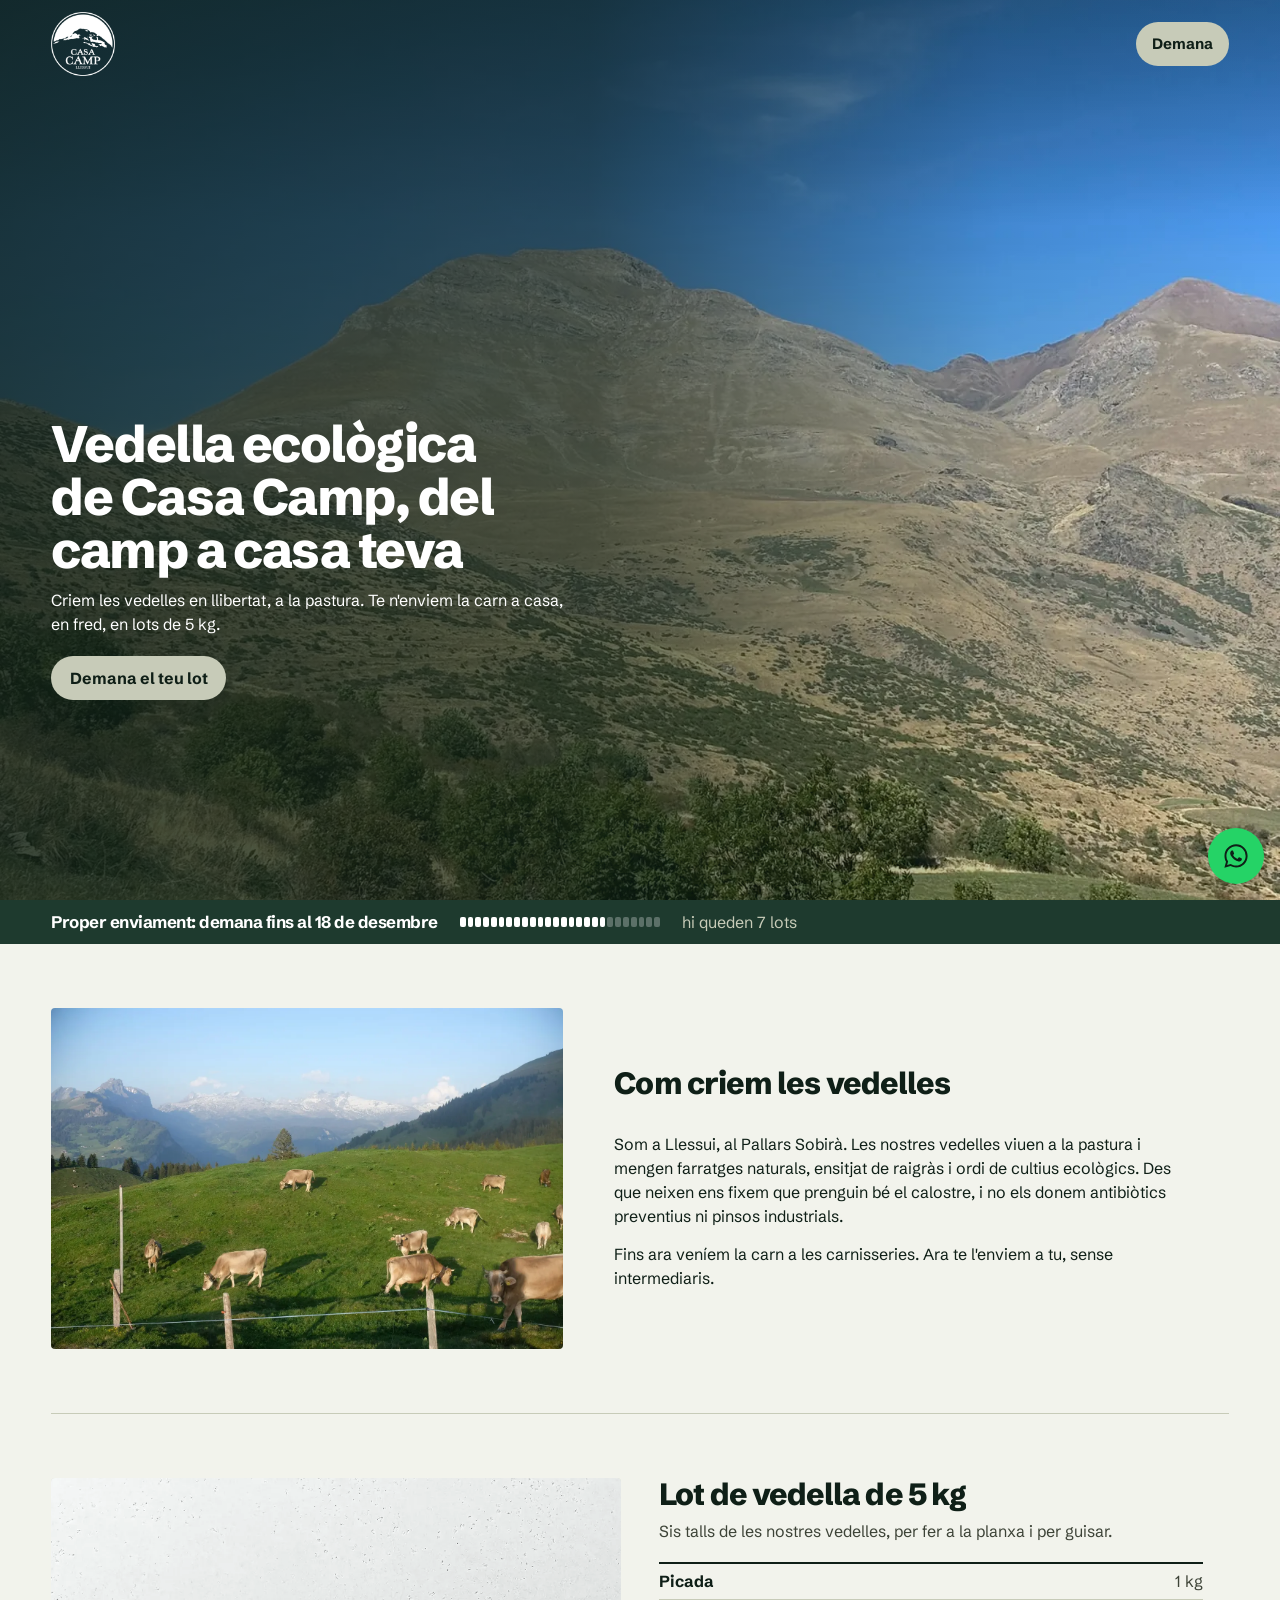
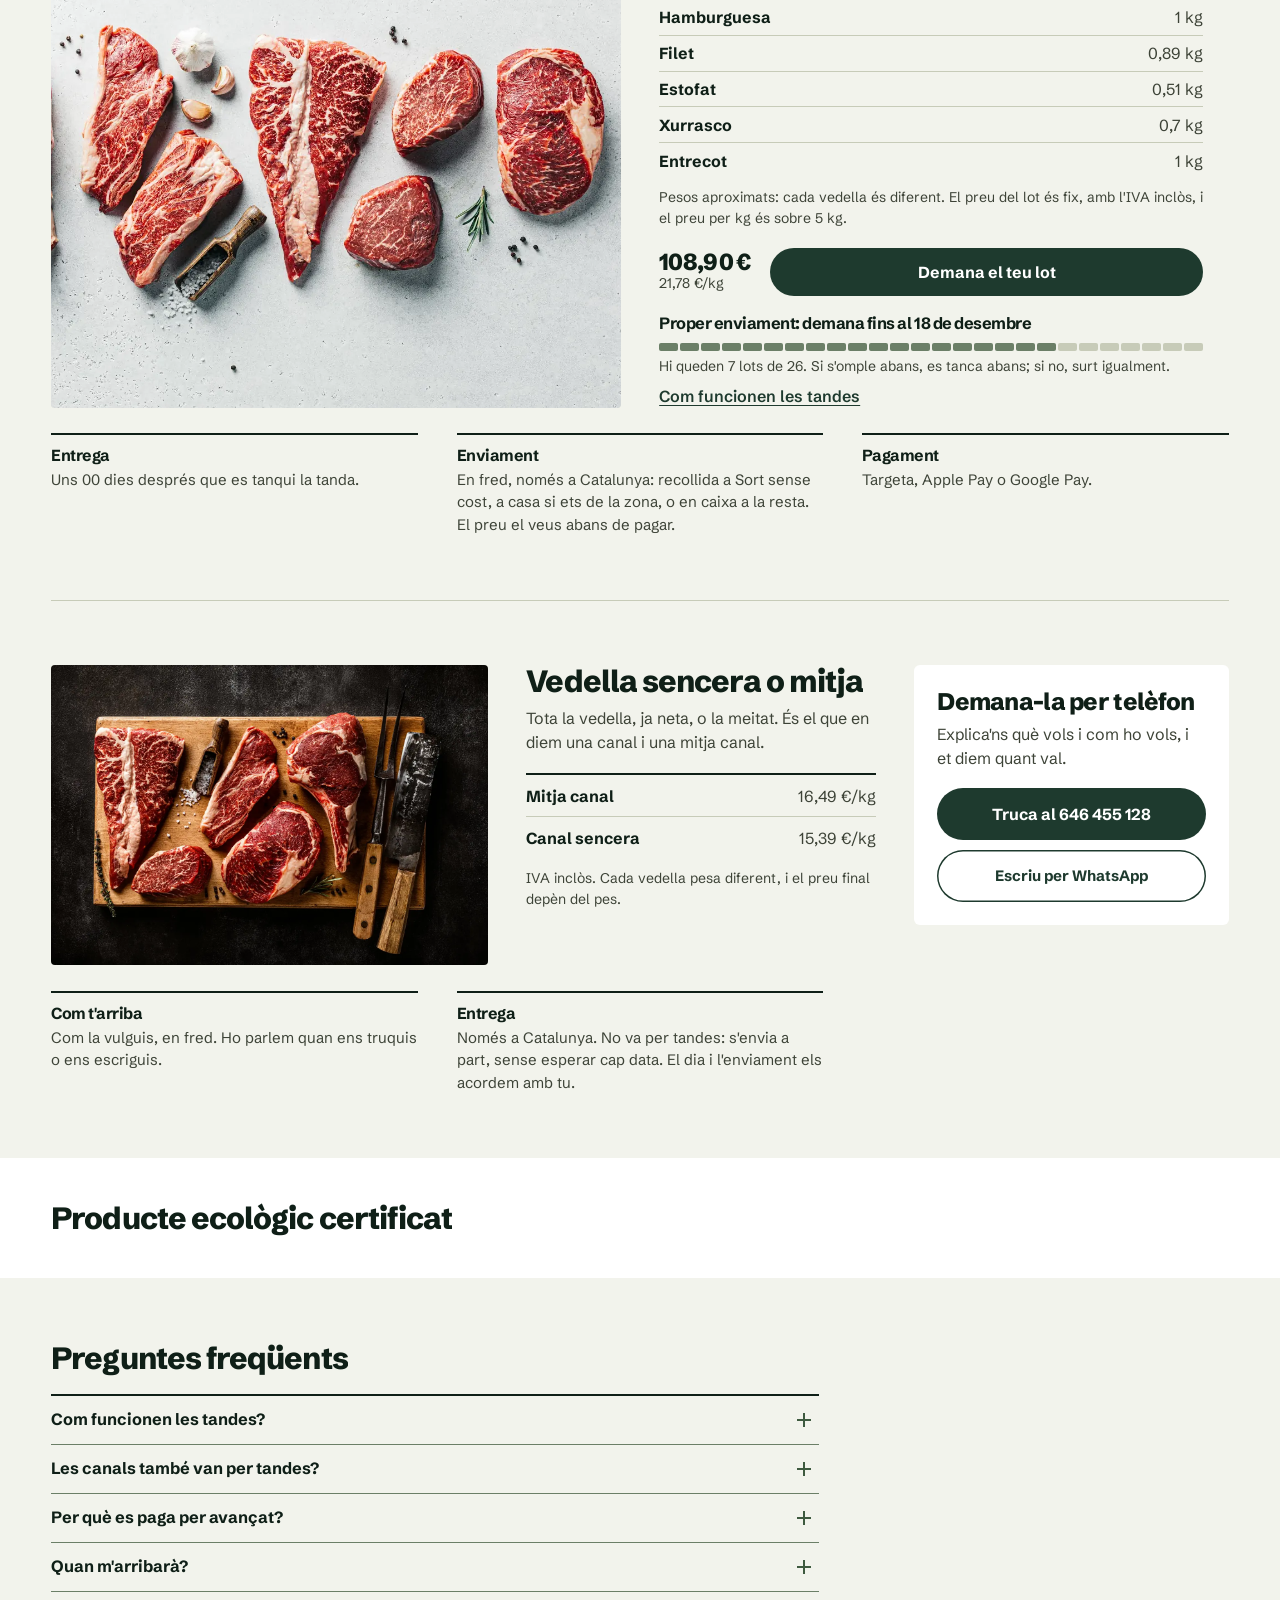
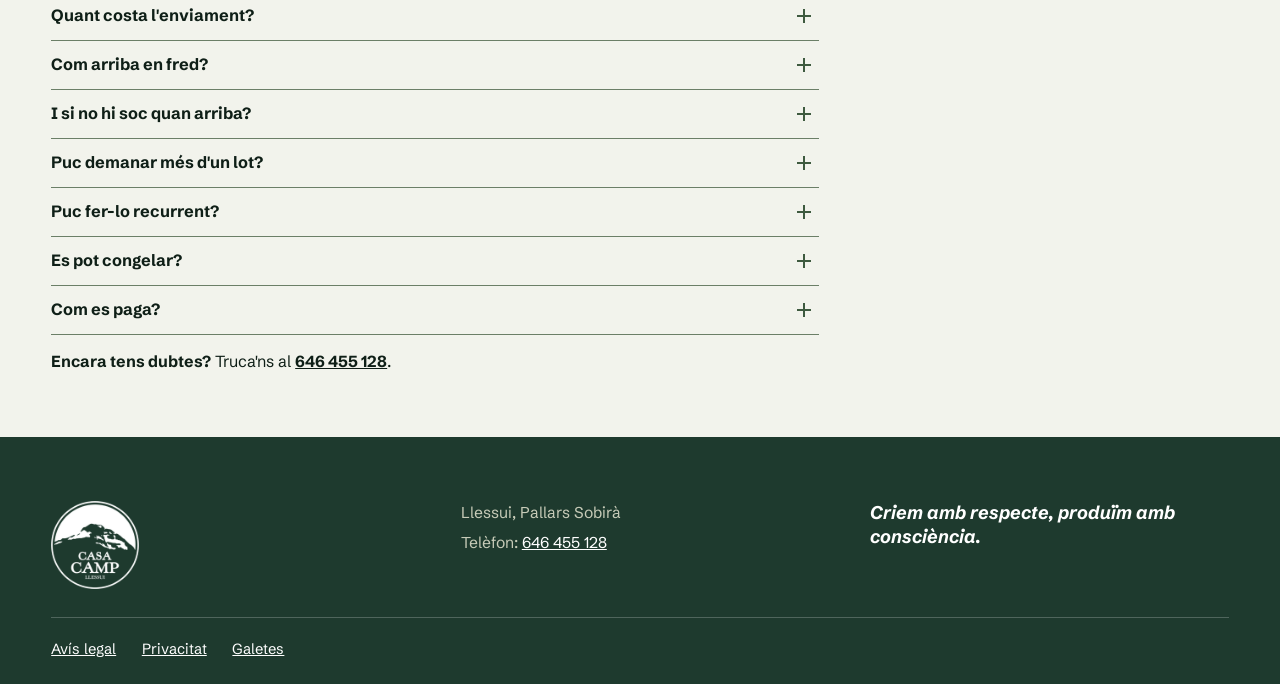
<file: index.html>
<!doctype html>
<html lang="ca">
<head>
<meta charset="utf-8">
<meta name="viewport" content="width=device-width, initial-scale=1">
<meta name="robots" content="noindex">
<title>Casa Camp · Vedella ecològica en lots de 5 kg</title>
<meta name="description" content="Criem les vedelles en llibertat, a la pastura. Te n'enviem la carn a casa, en fred, en lots de 5 kg.">
<meta property="og:type" content="website">
<meta property="og:title" content="Casa Camp · Vedella ecològica en lots de 5 kg">
<meta property="og:description" content="Criem les vedelles en llibertat, a la pastura. Te n'enviem la carn a casa, en fred, en lots de 5 kg.">
<!-- PENDENT: og:image i canonical amb URL absoluta quan hi hagi domini ([DOMINI]) -->
<link rel="icon" href="assets/favicon.ico" sizes="any">
<link rel="icon" type="image/png" sizes="32x32" href="assets/favicon-32.png">
<link rel="apple-touch-icon" href="assets/apple-touch-icon.png">
<link rel="preload" href="assets/fonts/schibsted-grotesk-latin.woff2" as="font" type="font/woff2" crossorigin>
<link rel="stylesheet" href="css/styles.css">
<link rel="stylesheet" href="css/moviment.css">
<script type="application/ld+json">
{
  "@context": "https://schema.org",
  "@graph": [
    { "@type": "Organization", "name": "Casa Camp", "telephone": "+34646455128", "address": { "@type": "PostalAddress", "addressLocality": "Llessui", "addressRegion": "Lleida", "addressCountry": "ES" } },
    { "@type": "Product", "name": "Lot de vedella de 5 kg", "description": "Sis talls de vedella en un lot de 5 kg que s'envia refrigerat, per tandes.", "brand": { "@type": "Brand", "name": "Casa Camp" }, "offers": { "@type": "Offer", "price": "108.90", "priceCurrency": "EUR" } }
  ]
}
</script>
</head>
<body>
<header class="cap">
  <a href="./"><img src="assets/logo-blanc.webp" alt="Casa Camp" width="208" height="208"></a>
  <a class="boto" href="#lot">Demana</a>
</header>

<main>
<section class="hero" aria-labelledby="hero-titol">
  <!-- FOTO PROVISIONAL (B, triada per en Lluc el 02/11/2026): prats de muntanya sota un cim. Exportada amb PLA-eines/fotos-hero/exporta-hero-b.py: retall vertical per a pantalles verticals -->
  <picture>
    <source media="(max-aspect-ratio: 4/5)" srcset="assets/fotos/hero-mobil.webp" width="720" height="1199">
    <img class="hero-foto" src="assets/fotos/hero.webp" srcset="assets/fotos/hero-1600.webp 1600w, assets/fotos/hero.webp 2048w" sizes="100vw" alt="Prats de muntanya sota un cim rocós" width="2048" height="1536" fetchpriority="high">
  </picture>
  <div class="hero-text">
    <h1 id="hero-titol">Vedella ecològica de Casa Camp, del camp a casa teva</h1>
    <p>Criem les vedelles en llibertat, a la pastura. Te n'enviem la carn a casa, en fred, en lots de 5&nbsp;kg.</p>
    <a class="boto" href="#lot">Demana el teu lot</a>
  </div>
</section>

<div class="franja" id="franja">
  <strong id="fr-data">Proper enviament</strong>
  <div class="barra" id="fr-barra" aria-hidden="true"><i></i></div>
  <span id="fr-queden"></span>
</div>

<section class="qui" id="qui" aria-labelledby="qui-titol">
  <h2 id="qui-titol">Com criem les vedelles</h2>
  <!-- FOTO REAL PENDENT: la finca o les vaques a la pastura (stock d'Unsplash, AJ Alao; veure PLA-eines/stock/FONTS.md) -->
  <figure class="qs-foto"><img src="assets/fotos/qui.webp" alt="Vaques pasturant en un prat amb cims al fons" width="1400" height="933" loading="lazy"></figure>
  <div class="qs-text">
    <!-- Llessui: text de mostra (en Lluc, 07/11/2026), pendent del client -->
    <p>Som a Llessui, al Pallars Sobirà. Les nostres vedelles viuen a la pastura i mengen farratges naturals, ensitjat de raigràs i ordi de cultius ecològics. Des que neixen ens fixem que prenguin bé el calostre, i no els donem antibiòtics preventius ni pinsos industrials.</p>
    <p>Fins ara veníem la carn a les carnisseries. Ara te l'enviem a tu, sense intermediaris.</p>
  </div>
</section>

<section class="lot" id="lot" aria-labelledby="lot-titol">
  <!-- Fitxa de compra (variant C «Mostrador», en Lluc 02/11/2026; PLA.md §«Fitxa de compra del lot»): foto | una sola columna amb nom, peces, preu, botó i tanda (en Lluc, 13/11/2026). Els lots es trien a compra.html -->
  <div class="lot-graella">
    <figure class="l-foto">
      <!-- FOTO REAL PENDENT: el lot obert, amb les sis peces (stock d'Unsplash, Sergey Kotenev: no concorda del tot amb les peces del lot; veure PLA-eines/stock/FONTS.md) -->
      <img src="assets/fotos/lot.webp" alt="Peces de carn crua sobre un fons clar" width="1400" height="951" loading="lazy">
    </figure>
    <div class="l-cap">
      <h2 id="lot-titol">Lot de vedella de 5&nbsp;kg</h2>
      <p>Sis talls de les nostres vedelles, per fer a la planxa i per guisar.</p>
    </div>
    <div class="l-peces">
      <!-- Peces: les pinta js/home.js des de js/dades.js (peces). Aquest és el text de reserva, el mateix. -->
      <ul class="l-llista" id="l-llista">
        <li><span>Picada</span><span>1&nbsp;kg</span></li>
        <li><span>Hamburguesa</span><span>1&nbsp;kg</span></li>
        <li><span>Entrecot</span><span>1&nbsp;kg</span></li>
        <li><span>Filet</span><span>0,89&nbsp;kg</span></li>
        <li><span>Xurrasco</span><span>0,7&nbsp;kg</span></li>
        <li><span>Estofat</span><span>0,51&nbsp;kg</span></li>
      </ul>
      <!-- PENDENT: quant pot variar el pes total del lot (pregunta 2 del pastor) -->
      <p class="l-nota">Pesos aproximats: cada vedella és diferent. El preu del lot és fix, amb l'IVA inclòs, i el preu per kg és sobre 5&nbsp;kg.</p>
    </div>
    <div class="l-caixa">
      <p class="l-preu"><strong id="l-preu">108,90 €</strong><span id="l-preu-kg">21,78 €/kg</span></p>
      <a class="boto l-demana" id="l-demana" href="compra.html">Demana el teu lot</a>
      <div class="l-tanda">
        <p><b id="t-titol">Proper enviament</b></p>
        <div class="barra" id="t-barra" role="progressbar" aria-valuemin="0" aria-valuemax="26" aria-valuenow="0" aria-label="Lots reservats a la tanda"><i></i></div>
        <p class="t-queden" id="t-queden"></p>
      </div>
      <a class="l-enllac" href="#faq-tandes">Com funcionen les tandes</a>
    </div>
    <!-- Entrega, enviament i pagament: franja a tota l'amplada sota la fitxa (en Lluc, 07/11/2026), perquè la caixa no faci la secció més llarga -->
    <dl class="l-info">
      <div><dt>Entrega</dt><dd id="t-entrega">Uns dies després que es tanqui la tanda.</dd></div>
      <!-- PENDENT: quins pobles tenen entrega a casa, el preu de cada un i el lloc i l'horari de la recollida a Sort (per al pastor) -->
      <div><dt>Enviament</dt><dd>En fred, només a Catalunya: recollida a Sort sense cost, a casa si ets de la zona, o en caixa a la resta. El preu el veus abans de pagar.</dd></div>
      <div><dt>Pagament</dt><dd>Targeta, Apple Pay o Google Pay.</dd></div>
    </dl>
  </div>
</section>

<section class="canals" id="canals" aria-labelledby="canals-titol">
  <!-- Fitxa de les canals (en Lluc, 11/11/2026): no es compren a la web. El pastor dona el preu segons el que vol el comprador; la fitxa ensenya el preu per kg de cada mida i els botons per trucar o escriure per WhatsApp -->
  <div class="lot-graella">
    <figure class="l-foto">
      <!-- FOTO REAL PENDENT: com t'arriba la canal (stock d'Unsplash, Sergey Kotenev, carn-taula-fusta.jpg; veure PLA-eines/stock/FONTS.md) -->
      <img src="assets/fotos/canal.webp" alt="Peces de carn crua sobre una post de fusta" width="1400" height="933" loading="lazy">
    </figure>
    <div class="l-cap">
      <h2 id="canals-titol">Vedella sencera o mitja</h2>
      <p>Tota la vedella, ja neta, o la meitat. És el que en diem una canal i una mitja canal.</p>
    </div>
    <div class="l-peces">
      <ul class="l-llista">
        <li><span>Mitja canal</span><span id="c-preu-kg-mitja-canal">16,49&nbsp;€/kg</span></li>
        <li><span>Canal sencera</span><span id="c-preu-kg-canal">15,39&nbsp;€/kg</span></li>
      </ul>
      <p class="l-nota">IVA inclòs. Cada vedella pesa diferent, i el preu final depèn del pes.</p>
    </div>
    <div class="l-caixa">
      <p class="c-titol">Demana-la per telèfon</p>
      <p class="c-text">Explica'ns què vols i com ho vols, i et diem quant val.</p>
      <div class="l-compra">
        <a class="boto" href="tel:+34646455128">Truca al 646 455 128</a>
        <a class="boto boto-sec" href="https://wa.me/34646455128?text=Hola%2C%20voldria%20informaci%C3%B3%20sobre%20una%20canal%20de%20vedella." target="_blank" rel="noopener">Escriu per WhatsApp</a>
      </div>
    </div>
    <dl class="l-info">
      <div><dt>Com t'arriba</dt><dd>Com la vulguis, en fred. Ho parlem quan ens truquis o ens escriguis.</dd></div>
      <div><dt>Entrega</dt><dd>Només a Catalunya. No va per tandes: s'envia a part, sense esperar cap data. El dia i l'enviament els acordem amb tu.</dd></div>
    </dl>
  </div>
</section>

<section class="segell" aria-labelledby="segell-titol">
  <!-- PENDENT: organisme certificador i número. El logo i el nom de l'organisme només hi van quan el pastor ho confirmi -->
  <h2 id="segell-titol">Producte ecològic certificat</h2>
</section>

<section class="faq" id="preguntes" aria-labelledby="faq-titol">
  <h2 id="faq-titol">Preguntes freqüents</h2>
  <!-- Textos de PLA-COPY.md §1.6. Els [PENDENT] no es mostren: són aquí, cercables -->
  <div class="faq-llista" id="faq-llista">
    <!-- PENDENT: el motiu en paraules del pastor; p. ex., si una tanda correspon a una vedella (pregunta 4) -->
    <details id="faq-tandes"><summary>Com funcionen les tandes?</summary><p data-places>Ajuntem les comandes en tandes de 26 lots i les preparem i enviem totes alhora. Obrim una tanda cada 2 setmanes. Cada tanda es tanca quan s'omple o, com a molt tard, el dia de la data límit, i surt igualment encara que no sigui plena.</p></details>
    <details><summary>Les canals també van per tandes?</summary><p>No. Les canals i les mitges canals s'envien a part, sense esperar cap data, i només a Catalunya: quan ens truques o ens escrius, acordem amb tu el dia.</p></details>
    <details><summary>Per què es paga per avançat?</summary><p>Així sabem quants lots hem de preparar per a cada tanda. Si tens dubtes, truca'ns abans de pagar.</p></details>
    <details><summary>Quan m'arribarà?</summary><p data-dies>Quan es tanca la tanda, la preparem i te l'enviem: la tens a casa, o a punt per recollir a Sort, uns 00 dies després. El dia que la comanda surt, t'escrivim amb el dia exacte.</p></details>
    <!-- PENDENT: quins pobles tenen entrega a casa i el preu de cada un; el preu per caixa i quants lots hi caben (per al pastor) -->
    <details><summary>Quant costa l'enviament?</summary><p>Depèn d'on siguis. Si vius a Sort o a prop, pots recollir el lot a Sort sense cost o que te'l portem a casa, amb un preu fix pel teu poble. A la resta de Catalunya, te'l portem en caixa, amb un preu fix per caixa. Fora de Catalunya, de moment no enviem. Quan posis el codi postal veuràs el preu abans de pagar.</p></details>
    <!-- PENDENT: com va empaquetada la carn -->
    <details><summary>Com arriba en fred?</summary><p>Sempre en fred. A casa te la portem nosaltres en un vehicle refrigerat; a la resta de Catalunya va en caixa, també en fred; i si la reculls a Sort, la tens freda quan hi passes.</p></details>
    <!-- PENDENT: què es fa si no hi ha ningú, quan la porta ell i quan va en caixa -->
    <details><summary>I si no hi soc quan arriba?</summary><p>El dia que surt, t'escrivim amb el dia exacte, perquè sàpigues quan arriba. Si saps que no hi seràs, digues-nos-ho a les notes de l'entrega.</p></details>
    <!-- PENDENT: màxim de lots per comanda -->
    <details><summary>Puc demanar més d'un lot?</summary><p>Sí. Tots els lots d'una comanda viatgen junts: si no caben a la tanda d'ara, van a la següent, i t'ho diem abans de pagar.</p></details>
    <!-- PENDENT: consells de la casa per congelar-la i descongelar-la (la resposta d'ara és un consell general, no és del pastor) -->
    <details id="faq-recurrent"><summary>Puc fer-lo recurrent?</summary><p>Sí, només amb els lots de 5 kg. A la pàgina de compra, activa «Fes-lo recurrent» i tria cada 2, 4 o 8 setmanes. T'apartem un lot cada vegada. El primer el pagues ara; els següents te'ls cobrem quan es tanca cada tanda. No hi ha permanència: per aturar-ho o saltar-te una tanda, tens un enllaç als correus que t'enviem, que va fins a la data límit de cada tanda.</p></details>
    <details><summary>Es pot congelar?</summary><p>Sí. Si no te la menjaràs en uns dies, congela-la quan t'arribi.</p></details>
    <details><summary>Com es paga?</summary><p>Amb targeta, Apple Pay o Google Pay, en fer la comanda.</p></details>
  </div>
  <p class="faq-final"><b>Encara tens dubtes?</b> Truca'ns al <a href="tel:+34646455128">646 455 128</a>.</p>
</section>
</main>

<footer class="peu">
  <div>
    <img class="peu-logo" src="assets/logo-blanc.webp" alt="Casa Camp" width="208" height="208" loading="lazy" decoding="async">
  </div>
  <div>
    <p>Llessui, Pallars Sobirà</p>
    <p>Telèfon: <a href="tel:+34646455128">646 455 128</a></p>
  </div>
  <p class="peu-lema">Criem amb respecte, produïm amb consciència.</p>
  <nav class="peu-legal" aria-label="Textos legals"><a href="avis-legal.html">Avís legal</a><a href="privacitat.html">Privacitat</a><a href="galetes.html">Galetes</a><a href="panell/" id="peu-panell" hidden>Panell de comandes</a></nav>
</footer>

<div class="demana-mobil" id="demana-mobil">
  <!-- Els botons de fora de la fitxa porten al producte, no a la pàgina de compra (en Lluc, 07/11/2026) -->
  <a class="boto" href="#lot">Demana el teu lot</a>
  <p id="dm-text"></p>
</div>

<!-- Botó de WhatsApp fix a baix a la dreta (en Lluc, 13/11/2026). El missatge és text de mostra -->
<a class="wa-flota" href="https://wa.me/34646455128?text=Hola%2C%20voldria%20informaci%C3%B3%20sobre%20els%20lots%20de%20vedella." target="_blank" rel="noopener" aria-label="Escriu-nos per WhatsApp"><svg viewBox="0 0 24 24" width="28" height="28" aria-hidden="true" focusable="false"><path fill="currentColor" d="M12.04 2C6.58 2 2.13 6.45 2.13 11.91c0 1.75.46 3.45 1.32 4.95L2.05 22l5.25-1.38a9.9 9.9 0 0 0 4.74 1.21h.01c5.46 0 9.9-4.45 9.9-9.91 0-2.65-1.03-5.14-2.9-7.01A9.82 9.82 0 0 0 12.04 2zm0 1.67c2.2 0 4.26.86 5.82 2.42a8.2 8.2 0 0 1 2.41 5.83c0 4.54-3.7 8.23-8.24 8.23-1.48 0-2.93-.4-4.2-1.15l-.3-.18-3.12.82.83-3.04-.2-.31a8.2 8.2 0 0 1-1.26-4.38c0-4.54 3.7-8.24 8.26-8.24zM8.53 7.33c-.16 0-.43.06-.66.31-.22.25-.87.85-.87 2.07 0 1.22.89 2.4 1.01 2.56.12.17 1.75 2.67 4.23 3.74.59.26 1.05.41 1.41.52.59.19 1.13.16 1.56.1.48-.07 1.47-.6 1.67-1.18.21-.58.21-1.07.15-1.18-.07-.1-.23-.16-.48-.29-.25-.12-1.47-.72-1.69-.81-.23-.08-.39-.12-.56.13-.16.25-.64.81-.78.97-.15.17-.29.19-.54.06-.25-.12-1.05-.39-1.99-1.23-.74-.66-1.23-1.47-1.38-1.72-.14-.25-.01-.38.11-.5.11-.11.25-.29.37-.43.13-.15.17-.25.25-.42.08-.16.04-.31-.02-.43-.06-.13-.56-1.35-.77-1.84-.2-.49-.4-.42-.56-.43h-.46z"/></svg></a>

<noscript><p class="avis-noscript">Per demanar, truca'ns al <a href="tel:+34646455128">646 455 128</a>.</p></noscript>

<script src="js/dades.js"></script>
<script src="js/magatzem.js"></script>
<script src="js/comu.js"></script>
<script src="js/moviment.js"></script>
<script src="js/home.js"></script>
<script src="js/vista-mobil.js"></script>
</body>
</html>
</file>
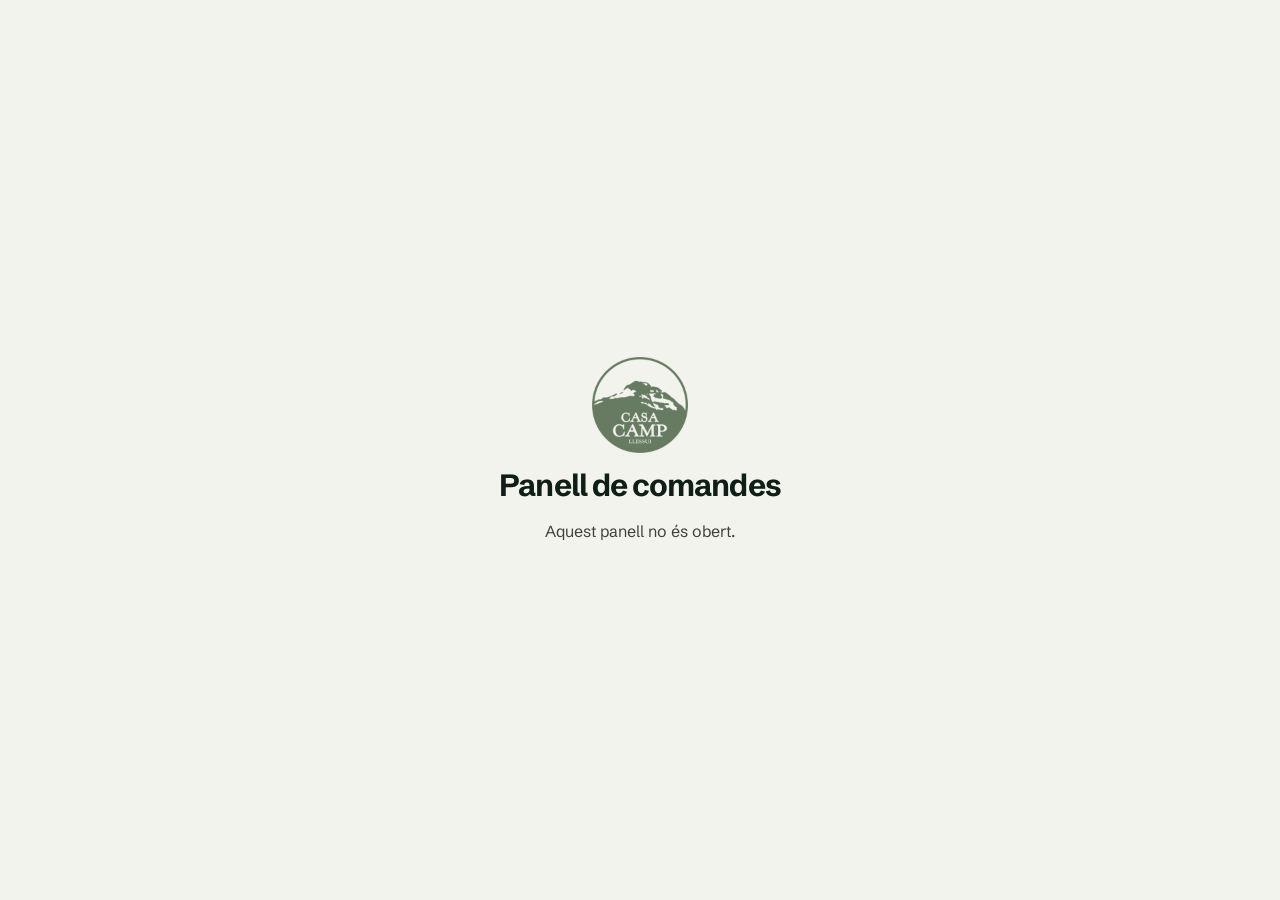
<file: panell/index.html>
<!doctype html>
<html lang="ca">
<head>
<meta charset="utf-8">
<meta name="viewport" content="width=device-width, initial-scale=1">
<meta name="robots" content="noindex, nofollow">
<title>Panell de comandes · Casa Camp</title>
<link rel="icon" href="../assets/favicon.ico" sizes="any">
<link rel="icon" type="image/png" sizes="32x32" href="../assets/favicon-32.png">
<link rel="apple-touch-icon" href="../assets/apple-touch-icon.png">
<link rel="manifest" href="manifest.webmanifest">
<meta name="theme-color" content="#1E3A2E">
<meta name="mobile-web-app-capable" content="yes">
<meta name="apple-mobile-web-app-capable" content="yes">
<meta name="apple-mobile-web-app-title" content="Casa Camp">
<meta name="apple-mobile-web-app-status-bar-style" content="black-translucent">
<link rel="stylesheet" href="../css/styles.css">
<link rel="stylesheet" href="../css/panell.css">
</head>
<body class="app">

<main class="acces" id="acces" hidden>
  <img src="../assets/logo-verd.webp" alt="Casa Camp" width="288" height="288">
  <h1>Panell de comandes</h1>
  <p id="acces-text"></p>
  <button type="button" class="boto" id="entra" hidden>Entra</button>
</main>

<div class="app-marc" id="app" hidden>
  <header class="app-cap">
    <!-- Menú de tres barres (només al mòbil): obre la barra lateral amb totes les seccions (en Lluc, 07/11/2026) -->
    <button type="button" class="menu-obre" id="menu-obre" aria-label="Obre el menú" aria-expanded="false" aria-controls="app-nav"><svg viewBox="0 0 24 24" width="24" height="24" aria-hidden="true" focusable="false"><path d="M4 7h16M4 12h16M4 17h16" stroke="currentColor" stroke-width="2" stroke-linecap="round"/></svg></button>
    <a href="../" class="app-logo" id="app-logo"><img src="../assets/logo-blanc.webp" alt="Casa Camp" width="208" height="208"></a>
    <p class="app-titol">Panell de comandes</p>
    <button type="button" class="simulador-boto" id="simulador" hidden>Simulador</button>
    <button type="button" class="vista-mobil" id="vista-mobil" role="switch" aria-checked="false">Vista mòbil</button>
  </header>
  <div class="menu-vel" id="menu-vel" hidden></div>
  <nav class="app-nav" id="app-nav" aria-label="Seccions del panell">
    <div class="menu-cap"><span>Seccions</span><button type="button" class="menu-tanca" id="menu-tanca" aria-label="Tanca el menú"><svg viewBox="0 0 24 24" width="22" height="22" aria-hidden="true" focusable="false"><path d="M6 6l12 12M18 6L6 18" stroke="currentColor" stroke-width="2" stroke-linecap="round"/></svg></button></div>
    <a href="#avui" data-vista="avui">Avui</a>
    <a href="#tandes" data-vista="tandes">Tandes</a>
    <a href="#comandes" data-vista="comandes">Comandes</a>
    <a href="#transport" data-vista="transport">Transport</a>
    <a href="#correus" data-vista="correus">Correus</a>
    <a href="#configuracio" data-vista="configuracio">Configuració</a>
  </nav>
  <div class="app-avis" id="app-avis" hidden></div>
  <main class="app-vista" id="vista" tabindex="-1"></main>
  <div class="marc-mobil" id="marc-mobil"></div>
  <!-- Accés ràpid (només al mòbil): les quatre seccions del dia a dia, amb icona -->
  <nav class="app-baix" aria-label="Accés ràpid">
    <a href="#avui" data-vista="avui"><svg viewBox="0 0 24 24" width="24" height="24" aria-hidden="true" focusable="false"><rect x="3.5" y="5" width="17" height="15" rx="2.5" fill="none" stroke="currentColor" stroke-width="1.8"/><path d="M3.5 10h17M8 3v4M16 3v4" stroke="currentColor" stroke-width="1.8" stroke-linecap="round"/><circle cx="12" cy="15" r="1.8" fill="currentColor"/></svg><span>Avui</span></a>
    <a href="#tandes" data-vista="tandes"><svg viewBox="0 0 24 24" width="24" height="24" aria-hidden="true" focusable="false"><rect x="3" y="9" width="4" height="6" rx="1" fill="currentColor"/><rect x="10" y="9" width="4" height="6" rx="1" fill="currentColor"/><rect x="17" y="9" width="4" height="6" rx="1" fill="none" stroke="currentColor" stroke-width="1.6"/></svg><span>Tandes</span></a>
    <a href="#comandes" data-vista="comandes"><svg viewBox="0 0 24 24" width="24" height="24" aria-hidden="true" focusable="false"><path d="M6 3.5h12v17l-2-1.4-2 1.4-2-1.4-2 1.4-2-1.4-2 1.4z" fill="none" stroke="currentColor" stroke-width="1.8" stroke-linejoin="round"/><path d="M9 8.5h6M9 12h6" stroke="currentColor" stroke-width="1.8" stroke-linecap="round"/></svg><span>Comandes</span></a>
    <a href="#transport" data-vista="transport"><svg viewBox="0 0 24 24" width="24" height="24" aria-hidden="true" focusable="false"><path d="M2.5 6.5h11v9h-11zM13.5 10h4l3 3v2.5h-7z" fill="none" stroke="currentColor" stroke-width="1.8" stroke-linejoin="round"/><circle cx="6.5" cy="17.5" r="1.8" class="roda" stroke="currentColor" stroke-width="1.8"/><circle cx="17" cy="17.5" r="1.8" class="roda" stroke="currentColor" stroke-width="1.8"/></svg><span>Transport</span></a>
  </nav>
</div>

<dialog class="dialeg" id="dialeg" aria-labelledby="dialeg-titol"></dialog>

<noscript><p class="avis-noscript">El panell necessita JavaScript.</p></noscript>
<script src="../js/dades.js"></script>
<script src="../js/magatzem.js"></script>
<script src="../js/comu.js"></script>
<script src="pwa.js"></script>
<script src="moduls-comu.js"></script>
<script src="moduls-diners.js"></script>
<script src="moduls-logistica.js"></script>
<script src="moduls-clients.js"></script>
<script src="moduls.js"></script>
<script src="../js/panell.js"></script>
</body>
</html>
</file>
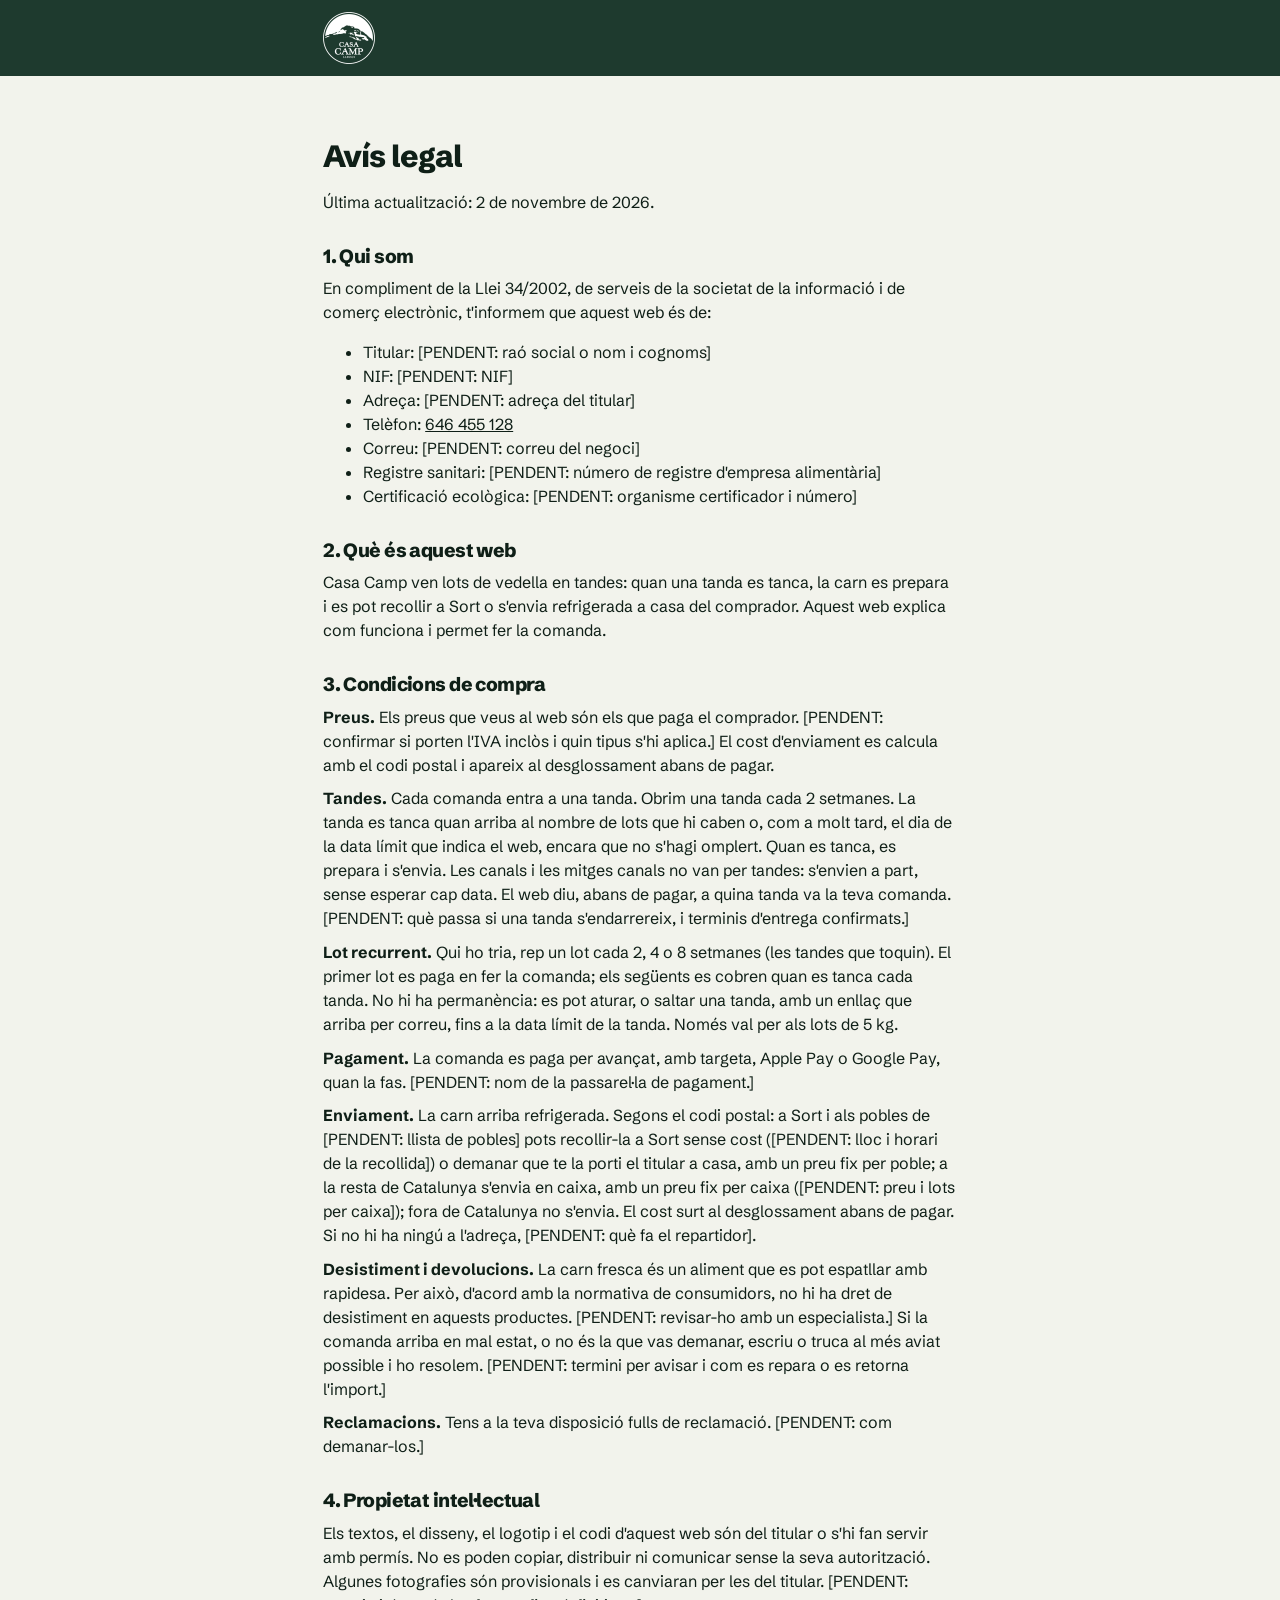
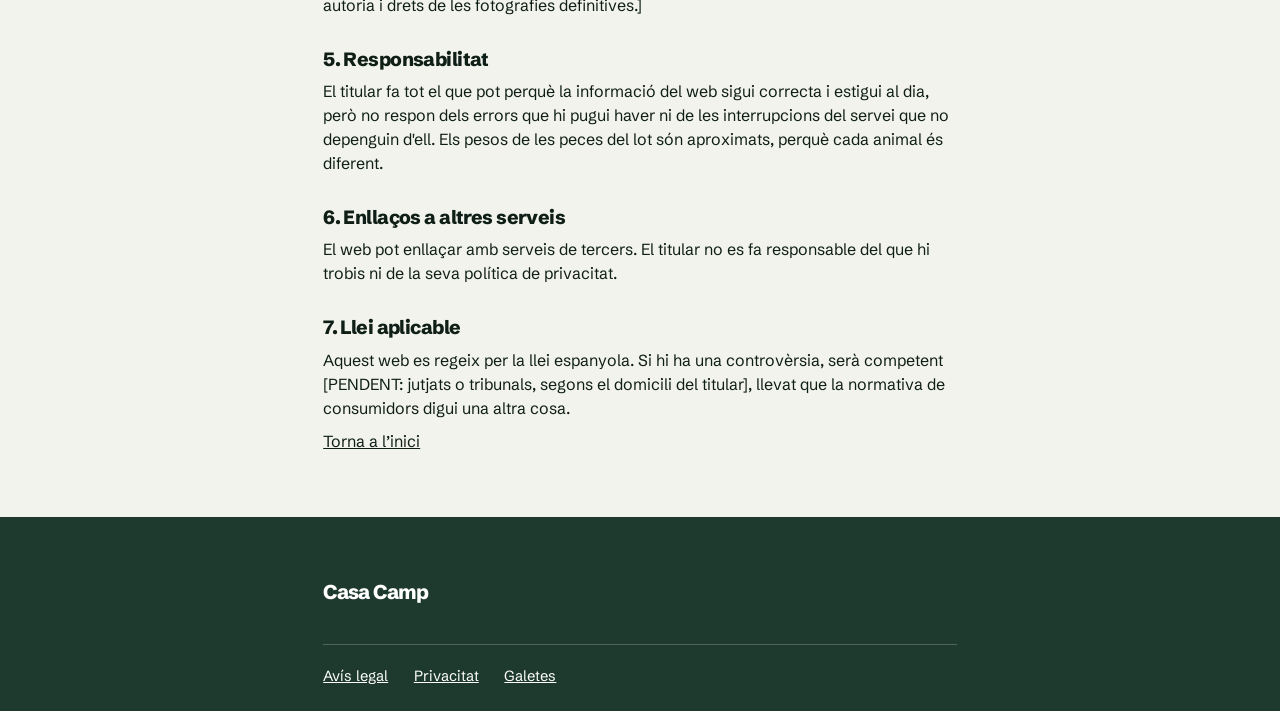
<file: avis-legal.html>
<!doctype html>
<html lang="ca">
<head>
<meta charset="utf-8">
<meta name="viewport" content="width=device-width, initial-scale=1">
<meta name="robots" content="noindex">
<title>Avís legal · Casa Camp</title>
<link rel="icon" href="assets/favicon.ico" sizes="any">
<link rel="icon" type="image/png" sizes="32x32" href="assets/favicon-32.png">
<link rel="stylesheet" href="css/styles.css">
</head>
<body class="pagina">
<header class="pagina-cap"><a href="./"><img src="assets/logo-blanc.webp" alt="Casa Camp" width="208" height="208"></a></header>
<main class="pagina-cos">
  <!-- ESQUELET SERIÓS: falten les dades del titular i les marcades [PENDENT]. Cal que un especialista el reculli abans de publicar-lo. Tots els marcadors són [PENDENT: …] i es troben amb una cerca. -->
  <h1>Avís legal</h1>
  <p>Última actualització: 2 de novembre de 2026.</p>

  <h2>1. Qui som</h2>
  <p>En compliment de la Llei 34/2002, de serveis de la societat de la informació i de comerç electrònic, t'informem que aquest web és de:</p>
  <ul>
    <li>Titular: [PENDENT: raó social o nom i cognoms]</li>
    <li>NIF: [PENDENT: NIF]</li>
    <li>Adreça: [PENDENT: adreça del titular]</li>
    <li>Telèfon: <a href="tel:+34646455128">646 455 128</a></li>
    <li>Correu: [PENDENT: correu del negoci]</li>
    <li>Registre sanitari: [PENDENT: número de registre d'empresa alimentària]</li>
    <li>Certificació ecològica: [PENDENT: organisme certificador i número]</li>
  </ul>

  <h2>2. Què és aquest web</h2>
  <p>Casa Camp ven lots de vedella en tandes: quan una tanda es tanca, la carn es prepara i es pot recollir a Sort o s'envia refrigerada a casa del comprador. Aquest web explica com funciona i permet fer la comanda.</p>

  <h2>3. Condicions de compra</h2>
  <p><strong>Preus.</strong> Els preus que veus al web són els que paga el comprador. [PENDENT: confirmar si porten l'IVA inclòs i quin tipus s'hi aplica.] El cost d'enviament es calcula amb el codi postal i apareix al desglossament abans de pagar.</p>
  <p><strong>Tandes.</strong> Cada comanda entra a una tanda. Obrim una tanda cada 2 setmanes. La tanda es tanca quan arriba al nombre de lots que hi caben o, com a molt tard, el dia de la data límit que indica el web, encara que no s'hagi omplert. Quan es tanca, es prepara i s'envia. Les canals i les mitges canals no van per tandes: s'envien a part, sense esperar cap data. El web diu, abans de pagar, a quina tanda va la teva comanda. [PENDENT: què passa si una tanda s'endarrereix, i terminis d'entrega confirmats.]</p>
  <p><strong>Lot recurrent.</strong> Qui ho tria, rep un lot cada 2, 4 o 8 setmanes (les tandes que toquin). El primer lot es paga en fer la comanda; els següents es cobren quan es tanca cada tanda. No hi ha permanència: es pot aturar, o saltar una tanda, amb un enllaç que arriba per correu, fins a la data límit de la tanda. Només val per als lots de 5 kg.</p>
  <p><strong>Pagament.</strong> La comanda es paga per avançat, amb targeta, Apple Pay o Google Pay, quan la fas. [PENDENT: nom de la passarel·la de pagament.]</p>
  <p><strong>Enviament.</strong> La carn arriba refrigerada. Segons el codi postal: a Sort i als pobles de [PENDENT: llista de pobles] pots recollir-la a Sort sense cost ([PENDENT: lloc i horari de la recollida]) o demanar que te la porti el titular a casa, amb un preu fix per poble; a la resta de Catalunya s'envia en caixa, amb un preu fix per caixa ([PENDENT: preu i lots per caixa]); fora de Catalunya no s'envia. El cost surt al desglossament abans de pagar. Si no hi ha ningú a l'adreça, [PENDENT: què fa el repartidor].</p>
  <p><strong>Desistiment i devolucions.</strong> La carn fresca és un aliment que es pot espatllar amb rapidesa. Per això, d'acord amb la normativa de consumidors, no hi ha dret de desistiment en aquests productes. [PENDENT: revisar-ho amb un especialista.] Si la comanda arriba en mal estat, o no és la que vas demanar, escriu o truca al més aviat possible i ho resolem. [PENDENT: termini per avisar i com es repara o es retorna l'import.]</p>
  <p><strong>Reclamacions.</strong> Tens a la teva disposició fulls de reclamació. [PENDENT: com demanar-los.]</p>

  <h2>4. Propietat intel·lectual</h2>
  <p>Els textos, el disseny, el logotip i el codi d'aquest web són del titular o s'hi fan servir amb permís. No es poden copiar, distribuir ni comunicar sense la seva autorització. Algunes fotografies són provisionals i es canviaran per les del titular. [PENDENT: autoria i drets de les fotografies definitives.]</p>

  <h2>5. Responsabilitat</h2>
  <p>El titular fa tot el que pot perquè la informació del web sigui correcta i estigui al dia, però no respon dels errors que hi pugui haver ni de les interrupcions del servei que no depenguin d'ell. Els pesos de les peces del lot són aproximats, perquè cada animal és diferent.</p>

  <h2>6. Enllaços a altres serveis</h2>
  <p>El web pot enllaçar amb serveis de tercers. El titular no es fa responsable del que hi trobis ni de la seva política de privacitat.</p>

  <h2>7. Llei aplicable</h2>
  <p>Aquest web es regeix per la llei espanyola. Si hi ha una controvèrsia, serà competent [PENDENT: jutjats o tribunals, segons el domicili del titular], llevat que la normativa de consumidors digui una altra cosa.</p>

  <p><a href="./">Torna a l’inici</a></p>
</main>
<footer class="peu peu-simple">
  <p><strong>Casa Camp</strong></p>
  <nav class="peu-legal" aria-label="Textos legals"><a href="avis-legal.html">Avís legal</a><a href="privacitat.html">Privacitat</a><a href="galetes.html">Galetes</a></nav>
</footer>
</body>
</html>
</file>
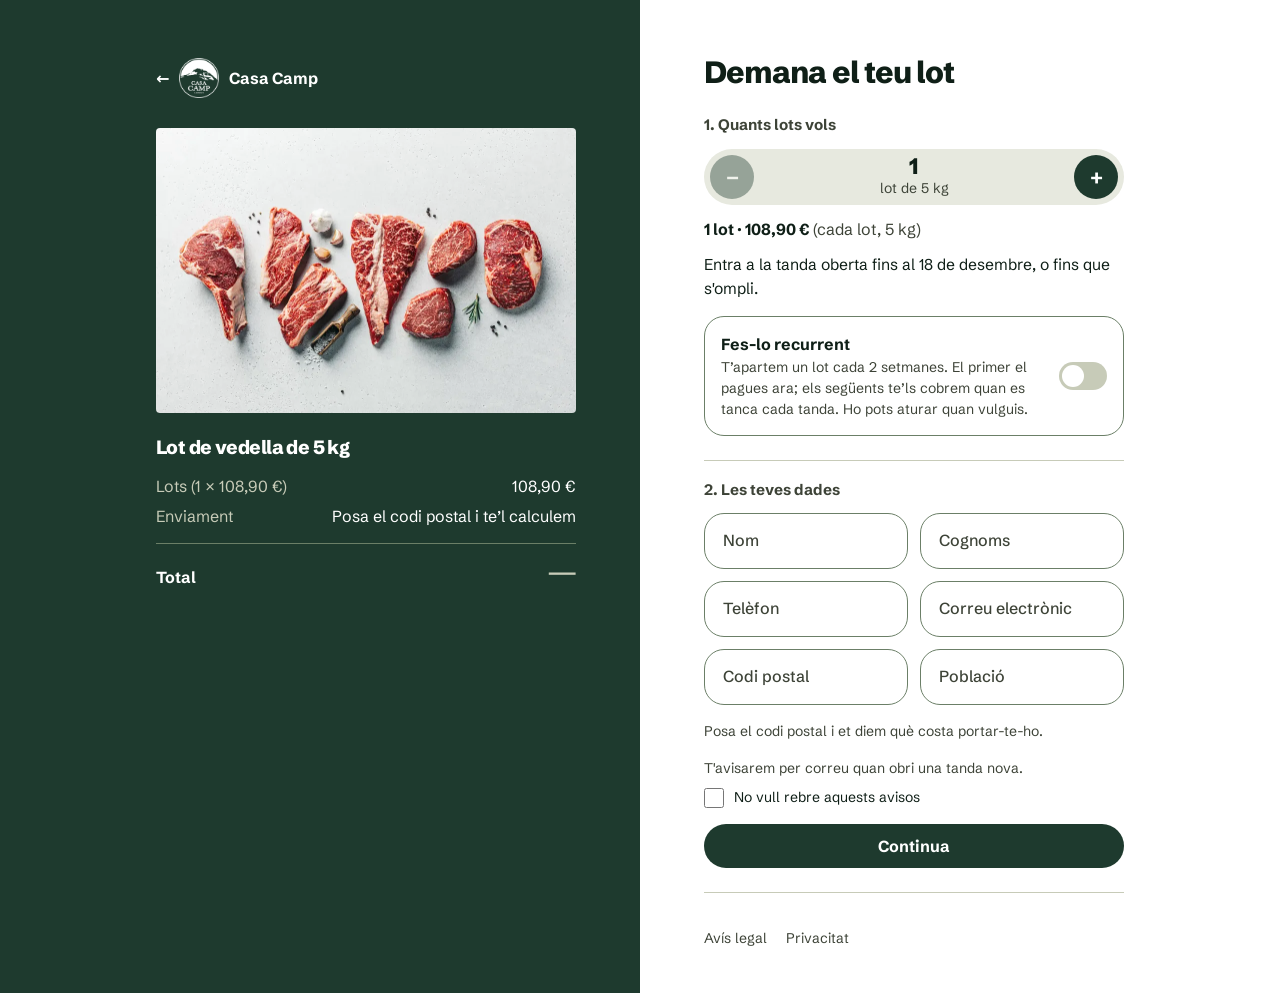
<file: compra.html>
<!doctype html>
<html lang="ca">
<head>
<meta charset="utf-8">
<meta name="viewport" content="width=device-width, initial-scale=1">
<meta name="robots" content="noindex">
<title>Demana el teu lot · Casa Camp</title>
<meta name="description" content="Demana el teu lot de vedella de Casa Camp: tria quants lots vols i on te'ls portem.">
<meta property="og:type" content="website">
<meta property="og:title" content="Demana el teu lot · Casa Camp">
<meta property="og:description" content="Demana el teu lot de vedella de Casa Camp: tria quants lots vols i on te'ls portem.">
<!-- PENDENT: og:image amb URL absoluta quan hi hagi domini ([DOMINI]), com a la home -->

<link rel="icon" href="assets/favicon.ico" sizes="any">
<link rel="icon" type="image/png" sizes="32x32" href="assets/favicon-32.png">
<link rel="apple-touch-icon" href="assets/apple-touch-icon.png">
<link rel="preload" href="assets/fonts/schibsted-grotesk-latin.woff2" as="font" type="font/woff2" crossorigin>
<link rel="stylesheet" href="css/styles.css">
<link rel="stylesheet" href="css/compra.css">
<link rel="stylesheet" href="css/moviment.css">
</head>
<body class="cp">
<!-- Pantalla de compra (en Lluc, 13/11/2026): substitueix el full lateral. Mateixa geometria que pagament.html (el
     resum a l'esquerra, el que s'omple a la dreta), amb l'aspecte de la web. La pinta js/compra.js. -->
<div class="cp-marc">
  <aside class="cp-resum" aria-label="Resum de la comanda">
    <div class="cp-columna cp-fix">
      <a class="cp-torna" id="cp-torna" href="index.html#lot"><span aria-hidden="true">←</span><img src="assets/logo-blanc.webp" alt="" width="208" height="208"><span>Casa Camp</span></a>
      <div class="cp-producte">
        <img class="cp-foto" id="r-foto" src="assets/fotos/lot-840.webp" alt="" width="840" height="571">
        <p class="cp-nom" id="r-nom">Lot de vedella de 5 kg</p>
        <dl class="cp-xifres" aria-live="polite">
          <div class="cp-lots"><dt id="r-lots">Lots</dt><dd id="r-lots-imp"></dd></div>
          <div><dt>Enviament</dt><dd id="r-env"></dd></div>
          <div class="cp-total"><dt>Total</dt><dd id="r-total"></dd></div>
        </dl>
        <p class="cp-nota" id="r-recurrent" hidden></p>
        <p class="cp-nota" id="r-nota"></p>
      </div>
    </div>
  </aside>

  <main class="cp-compra">
    <div class="cp-columna">
      <h1 id="compra-titol">Demana el teu lot</h1>
      <noscript><p class="avis-noscript">Per demanar, truca'ns al <a href="tel:+34646455128">646 455 128</a>.</p></noscript>
      <form id="compra-form" novalidate>
        <section class="pas" id="pas-1" aria-labelledby="pas-1-titol">
          <h2 id="pas-1-titol">1. Quants lots vols</h2>
          <div class="quant" id="quant">
            <button type="button" class="q-menys" id="q-menys" aria-label="Un lot menys">−</button>
            <output class="q-num" id="q-num" aria-live="polite">1</output>
            <button type="button" class="q-mes" id="q-mes" aria-label="Un lot més">+</button>
            <span class="q-unitat" id="q-unitat">lot de 5&nbsp;kg</span>
          </div>
          <p class="q-resum" id="q-resum"></p>
          <p class="q-max" id="q-max" hidden></p>
          <p class="linia-tanda" id="q-tanda" aria-live="polite"></p>
          <p class="q-canvi" id="q-canvi" hidden><button type="button" class="enllac-boto" id="q-canvi-boto">Prefereixes un lot de 5&nbsp;kg?</button></p>
          <!-- Subscripció (variant B del prototip, 07/11/2026): només per al lot; apagada d'entrada. Ho pinta js/compra.js -->
          <div class="sub-b" id="sub-b" hidden>
            <label class="interruptor" for="sub-on"><span class="tx"><b>Fes-lo recurrent</b><span id="sub-text"></span></span><input type="checkbox" id="sub-on" role="switch"><span class="pal" aria-hidden="true"></span></label>
            <div id="sub-detall" hidden>
              <fieldset class="pindoles"><legend class="sr-nomes">Cada quantes setmanes</legend><span id="sub-freq"></span></fieldset>
              <p class="nota" id="sub-dates" aria-live="polite"></p>
            </div>
          </div>
        </section>

        <section class="pas" id="pas-2" aria-labelledby="pas-2-titol">
          <h2 id="pas-2-titol">2. Les teves dades</h2>
          <div class="camps">
            <div class="camp"><label for="f-nom">Nom</label><input id="f-nom" name="nom" autocomplete="given-name" placeholder=" " aria-describedby="f-nom-err"><span class="error" id="f-nom-err" hidden></span></div>
            <div class="camp"><label for="f-cognoms">Cognoms</label><input id="f-cognoms" name="cognoms" autocomplete="family-name" placeholder=" " aria-describedby="f-cognoms-err"><span class="error" id="f-cognoms-err" hidden></span></div>
            <div class="camp"><label for="f-telefon">Telèfon</label><input id="f-telefon" name="telefon" type="tel" autocomplete="tel" inputmode="tel" placeholder=" " aria-describedby="f-telefon-err"><span class="error" id="f-telefon-err" hidden></span></div>
            <div class="camp"><label for="f-email">Correu electrònic</label><input id="f-email" name="email" type="email" autocomplete="email" placeholder=" " aria-describedby="f-email-err"><span class="error" id="f-email-err" hidden></span></div>
            <div class="camp"><label for="f-cp">Codi postal</label><input id="f-cp" name="cp" autocomplete="postal-code" inputmode="numeric" placeholder=" " aria-describedby="f-cp-err"><span class="error" id="f-cp-err" hidden></span></div>
            <div class="camp"><label for="f-poblacio">Població</label><input id="f-poblacio" name="poblacio" autocomplete="address-level2" placeholder=" " aria-describedby="f-poblacio-err"><span class="error" id="f-poblacio-err" hidden></span></div>
          </div>
          <!-- Enviament segons el codi postal (variant B del prototip, 07/11/2026). Ho pinta js/compra.js -->
          <div class="env-tria" id="env-tria" aria-live="polite"></div>
          <div class="camps camps-entrega">
            <div class="camp ample" id="camp-adreca"><label for="f-adreca">Adreça</label><input id="f-adreca" name="adreca" autocomplete="street-address" placeholder=" " aria-describedby="f-adreca-err"><span class="error" id="f-adreca-err" hidden></span></div>
            <div class="camp ample" id="camp-notes"><label for="f-notes">Notes per a l'entrega (opcional)</label><textarea id="f-notes" name="notes" autocomplete="off" placeholder=" " rows="2"></textarea></div>
          </div>
          <!-- El desglossament de sota només es veu al mòbil (a l'escriptori el resum de l'esquerra és sempre a la vista) -->
          <div class="desglos" id="desglos" aria-live="polite">
            <div><span id="d-lots">Lots</span><span id="d-lots-imp"></span></div>
            <div><span>Enviament</span><span id="d-env"></span></div>
            <div class="total"><span>Total</span><span id="d-total"></span></div>
            <p class="nota-recurrent" id="d-recurrent" hidden></p>
          </div>
          <p class="nota-enviament" id="d-nota"></p>
          <p class="avis-errors" id="avis-errors" role="alert" hidden></p>
          <!-- Avisos de tanda nova (P45, art. 21.2 LSSI; variant A): text pla i casella normal, just abans de «Continua» -->
          <div class="avis-a" id="avis-tanda">
            <p>T'avisarem per correu quan obri una tanda nova.</p>
            <label class="casella" for="f-no-avisos"><input type="checkbox" id="f-no-avisos" name="no-avisos"><span>No vull rebre aquests avisos</span></label>
          </div>
          <button type="button" class="boto boto-ample" id="continua">Continua</button>
          <a class="boto boto-ample boto-trucada" id="truca" href="tel:+34646455128" hidden>Truca'ns</a>
        </section>

        <section class="pas" id="pas-3" aria-labelledby="pas-3-titol" hidden>
          <h2 id="pas-3-titol">3. Pagament</h2>
          <div id="pas-3-cos"></div>
        </section>
      </form>
      <footer class="cp-peu"><nav aria-label="Textos legals"><a href="avis-legal.html">Avís legal</a><a href="privacitat.html">Privacitat</a></nav></footer>
    </div>
  </main>
</div>

<script src="js/dades.js"></script>
<script src="js/magatzem.js"></script>
<script src="js/comu.js"></script>
<script src="js/moviment.js"></script>
<script src="js/compra.js"></script>
</body>
</html>
</file>
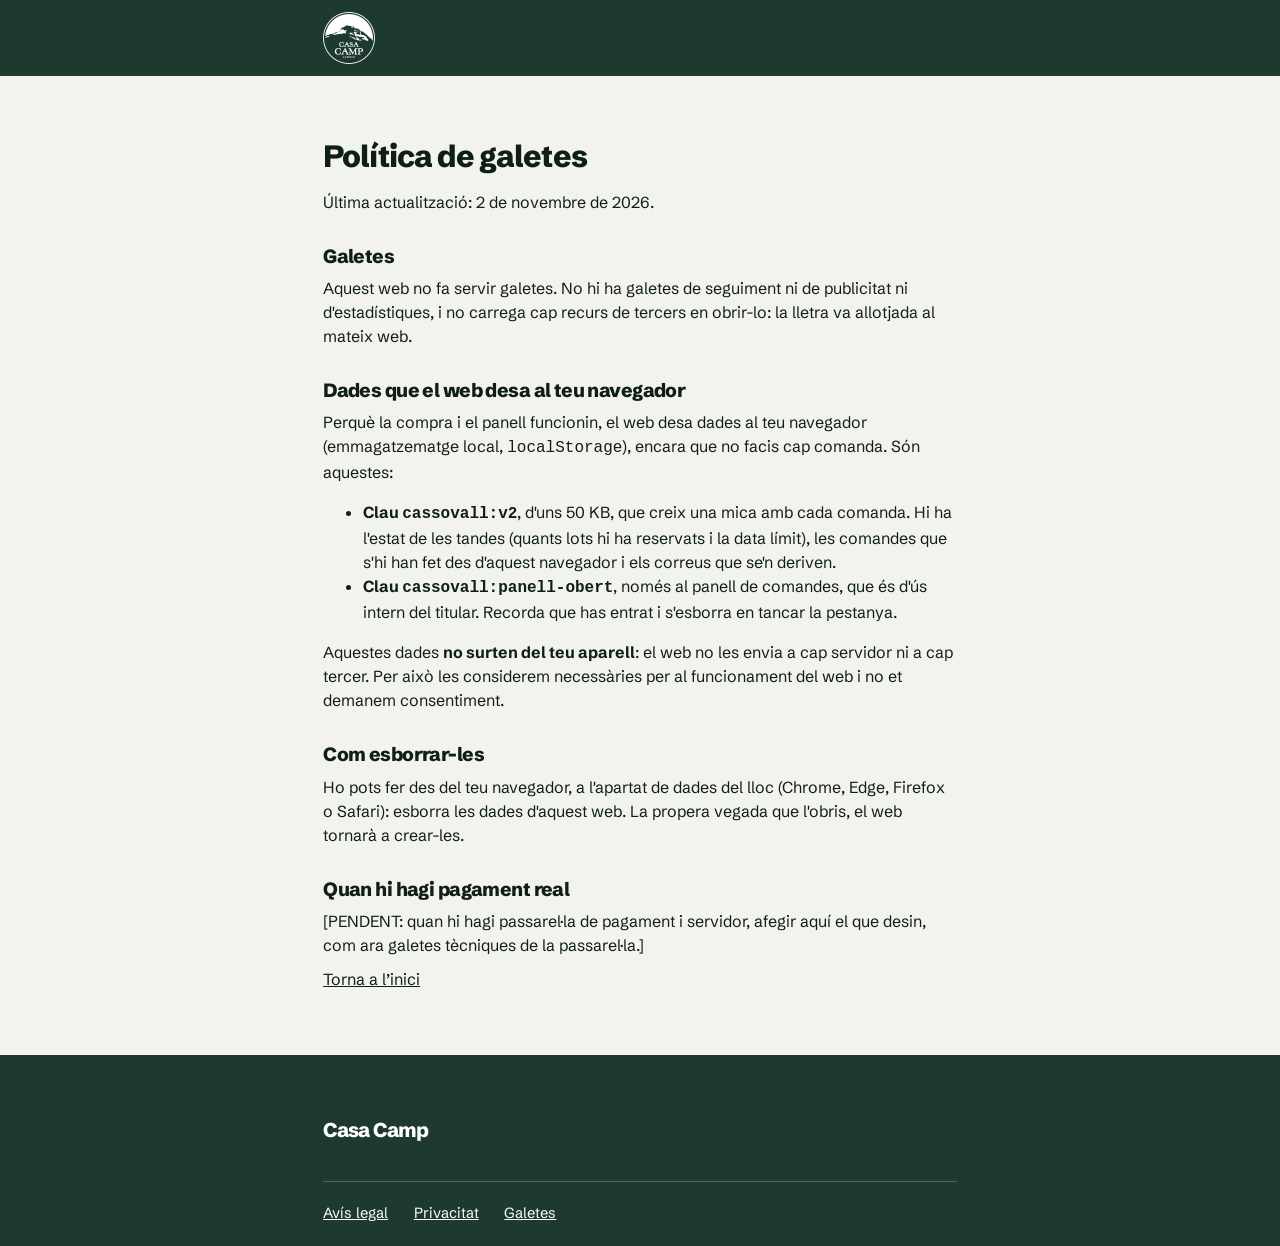
<file: galetes.html>
<!doctype html>
<html lang="ca">
<head>
<meta charset="utf-8">
<meta name="viewport" content="width=device-width, initial-scale=1">
<meta name="robots" content="noindex">
<title>Galetes · Casa Camp</title>
<link rel="icon" href="assets/favicon.ico" sizes="any">
<link rel="icon" type="image/png" sizes="32x32" href="assets/favicon-32.png">
<link rel="stylesheet" href="css/styles.css">
</head>
<body class="pagina">
<header class="pagina-cap"><a href="./"><img src="assets/logo-blanc.webp" alt="Casa Camp" width="208" height="208"></a></header>
<main class="pagina-cos">
  <!-- ESQUELET SERIÓS: cal posar-lo al dia amb el que faci la versió real (passarel·la de pagament, correu, servidor). Marcadors [PENDENT: …]. Fets comprovats a js/magatzem.js i js/panell.js. -->
  <h1>Política de galetes</h1>
  <p>Última actualització: 2 de novembre de 2026.</p>

  <h2>Galetes</h2>
  <p>Aquest web no fa servir galetes. No hi ha galetes de seguiment ni de publicitat ni d'estadístiques, i no carrega cap recurs de tercers en obrir-lo: la lletra va allotjada al mateix web.</p>

  <h2>Dades que el web desa al teu navegador</h2>
  <p>Perquè la compra i el panell funcionin, el web desa dades al teu navegador (emmagatzematge local, <code>localStorage</code>), encara que no facis cap comanda. Són aquestes:</p>
  <ul>
    <li><strong>Clau <code>cassovall:v2</code></strong>, d'uns 50 KB, que creix una mica amb cada comanda. Hi ha l'estat de les tandes (quants lots hi ha reservats i la data límit), les comandes que s'hi han fet des d'aquest navegador i els correus que se'n deriven.</li>
    <li><strong>Clau <code>cassovall:panell-obert</code></strong>, només al panell de comandes, que és d'ús intern del titular. Recorda que has entrat i s'esborra en tancar la pestanya.</li>
  </ul>
  <p>Aquestes dades <strong>no surten del teu aparell</strong>: el web no les envia a cap servidor ni a cap tercer. Per això les considerem necessàries per al funcionament del web i no et demanem consentiment.</p>

  <h2>Com esborrar-les</h2>
  <p>Ho pots fer des del teu navegador, a l'apartat de dades del lloc (Chrome, Edge, Firefox o Safari): esborra les dades d'aquest web. La propera vegada que l'obris, el web tornarà a crear-les.</p>

  <h2>Quan hi hagi pagament real</h2>
  <p>[PENDENT: quan hi hagi passarel·la de pagament i servidor, afegir aquí el que desin, com ara galetes tècniques de la passarel·la.]</p>

  <p><a href="./">Torna a l’inici</a></p>
</main>
<footer class="peu peu-simple">
  <p><strong>Casa Camp</strong></p>
  <nav class="peu-legal" aria-label="Textos legals"><a href="avis-legal.html">Avís legal</a><a href="privacitat.html">Privacitat</a><a href="galetes.html">Galetes</a></nav>
</footer>
</body>
</html>
</file>
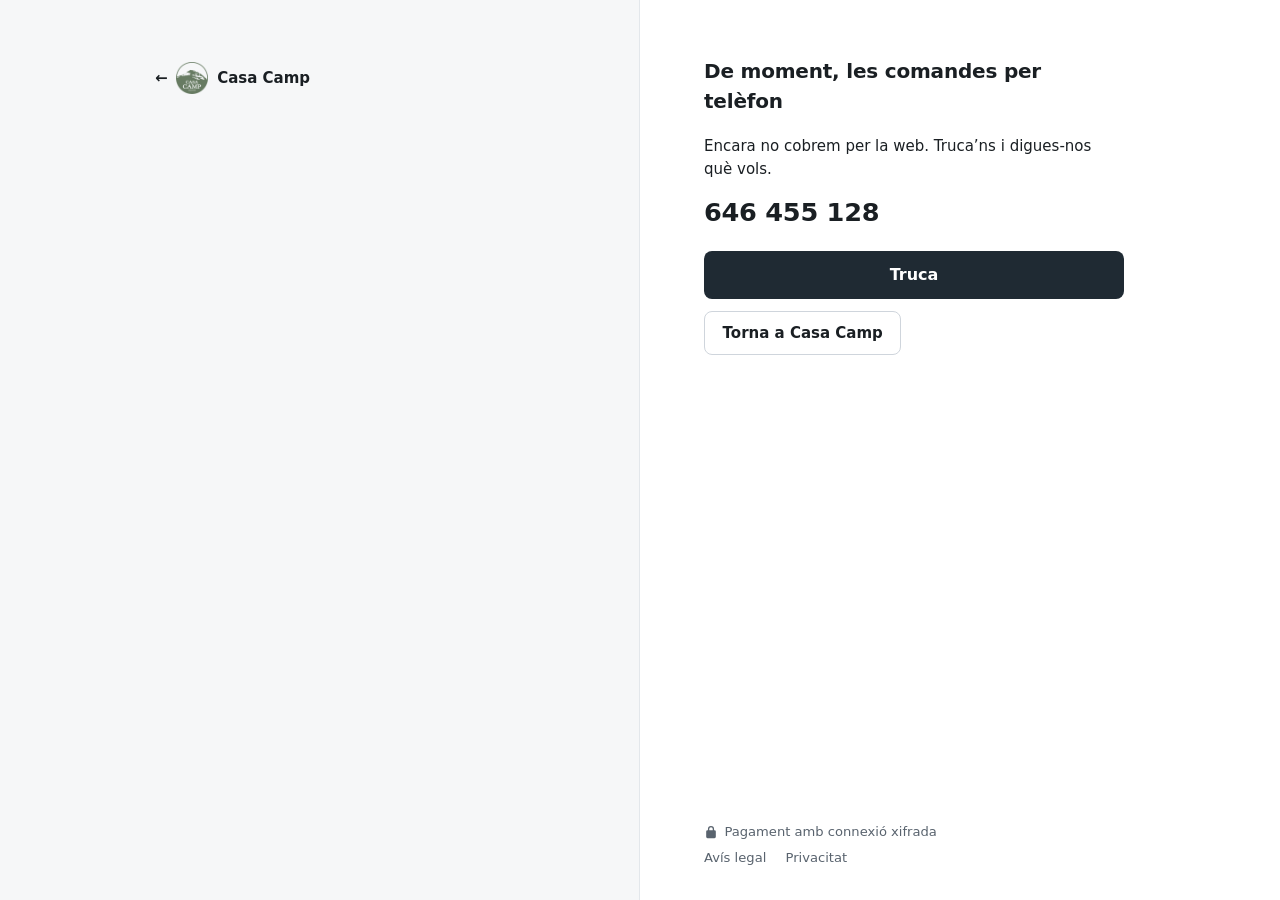
<file: pagament.html>
<!doctype html>
<html lang="ca">
<head>
<meta charset="utf-8">
<meta name="viewport" content="width=device-width, initial-scale=1">
<meta name="robots" content="noindex">
<title>Pagament · Casa Camp</title>
<meta name="description" content="Pagament de la comanda de Casa Camp amb targeta, Apple Pay o Google Pay.">
<meta property="og:type" content="website">
<meta property="og:title" content="Pagament · Casa Camp">
<meta property="og:description" content="Pagament de la comanda de Casa Camp amb targeta, Apple Pay o Google Pay.">
<!-- PENDENT: og:image amb URL absoluta quan hi hagi domini ([DOMINI]), com a la home -->

<link rel="icon" href="assets/favicon.ico" sizes="any">
<link rel="icon" type="image/png" sizes="32x32" href="assets/favicon-32.png">
<link rel="apple-touch-icon" href="assets/apple-touch-icon.png">
<link rel="stylesheet" href="css/pagament.css">
</head>
<body class="pg">
<!-- Pàgina de pagament a part, amb l'aspecte d'una passarel·la neutra (en Lluc, 07/11/2026): a l'esquerra, qui cobra i
     el resum de la comanda; a la dreta, el pagament. Sense els colors de la web. A la maqueta, el pagament és simulat i
     només funciona amb ?presentacio; a la versió real, aquesta pàgina la posa la passarel·la (Stripe Checkout o
     similar) i el resum surt del servidor. La pinta js/pagament.js. -->
<div class="pg-marc">
  <aside class="pg-resum" aria-label="Resum de la comanda">
    <div class="pg-columna">
      <a class="pg-torna" id="pg-torna" href="compra.html"><span aria-hidden="true">←</span><img src="assets/logo-verd.webp" alt="" width="200" height="206"><span>Casa Camp</span></a>
      <div id="pg-resum-cos"></div>
    </div>
  </aside>

  <main class="pg-pagament">
    <h1 class="pg-columna pg-titol" id="pg-titol" tabindex="-1">Paga la comanda</h1>
    <div class="pg-columna" id="pg-cos">
      <noscript><p>Per pagar cal JavaScript. Pots fer la comanda per telèfon al <a href="tel:+34646455128">646 455 128</a>.</p></noscript>
    </div>
    <footer class="pg-peu">
      <p class="pg-segur"><svg viewBox="0 0 16 16" width="14" height="14" aria-hidden="true" focusable="false"><path fill="currentColor" d="M8 1a3.5 3.5 0 0 0-3.5 3.5V6H4a1.5 1.5 0 0 0-1.5 1.5v6A1.5 1.5 0 0 0 4 15h8a1.5 1.5 0 0 0 1.5-1.5v-6A1.5 1.5 0 0 0 12 6h-.5V4.5A3.5 3.5 0 0 0 8 1zm2 5H6V4.5a2 2 0 1 1 4 0V6z"/></svg>Pagament amb connexió xifrada</p>
      <nav aria-label="Textos legals"><a href="avis-legal.html">Avís legal</a><a href="privacitat.html">Privacitat</a></nav>
    </footer>
  </main>
</div>

<script src="js/dades.js"></script>
<script src="js/magatzem.js"></script>
<script src="js/comu.js"></script>
<script src="js/pagament.js"></script>
</body>
</html>
</file>
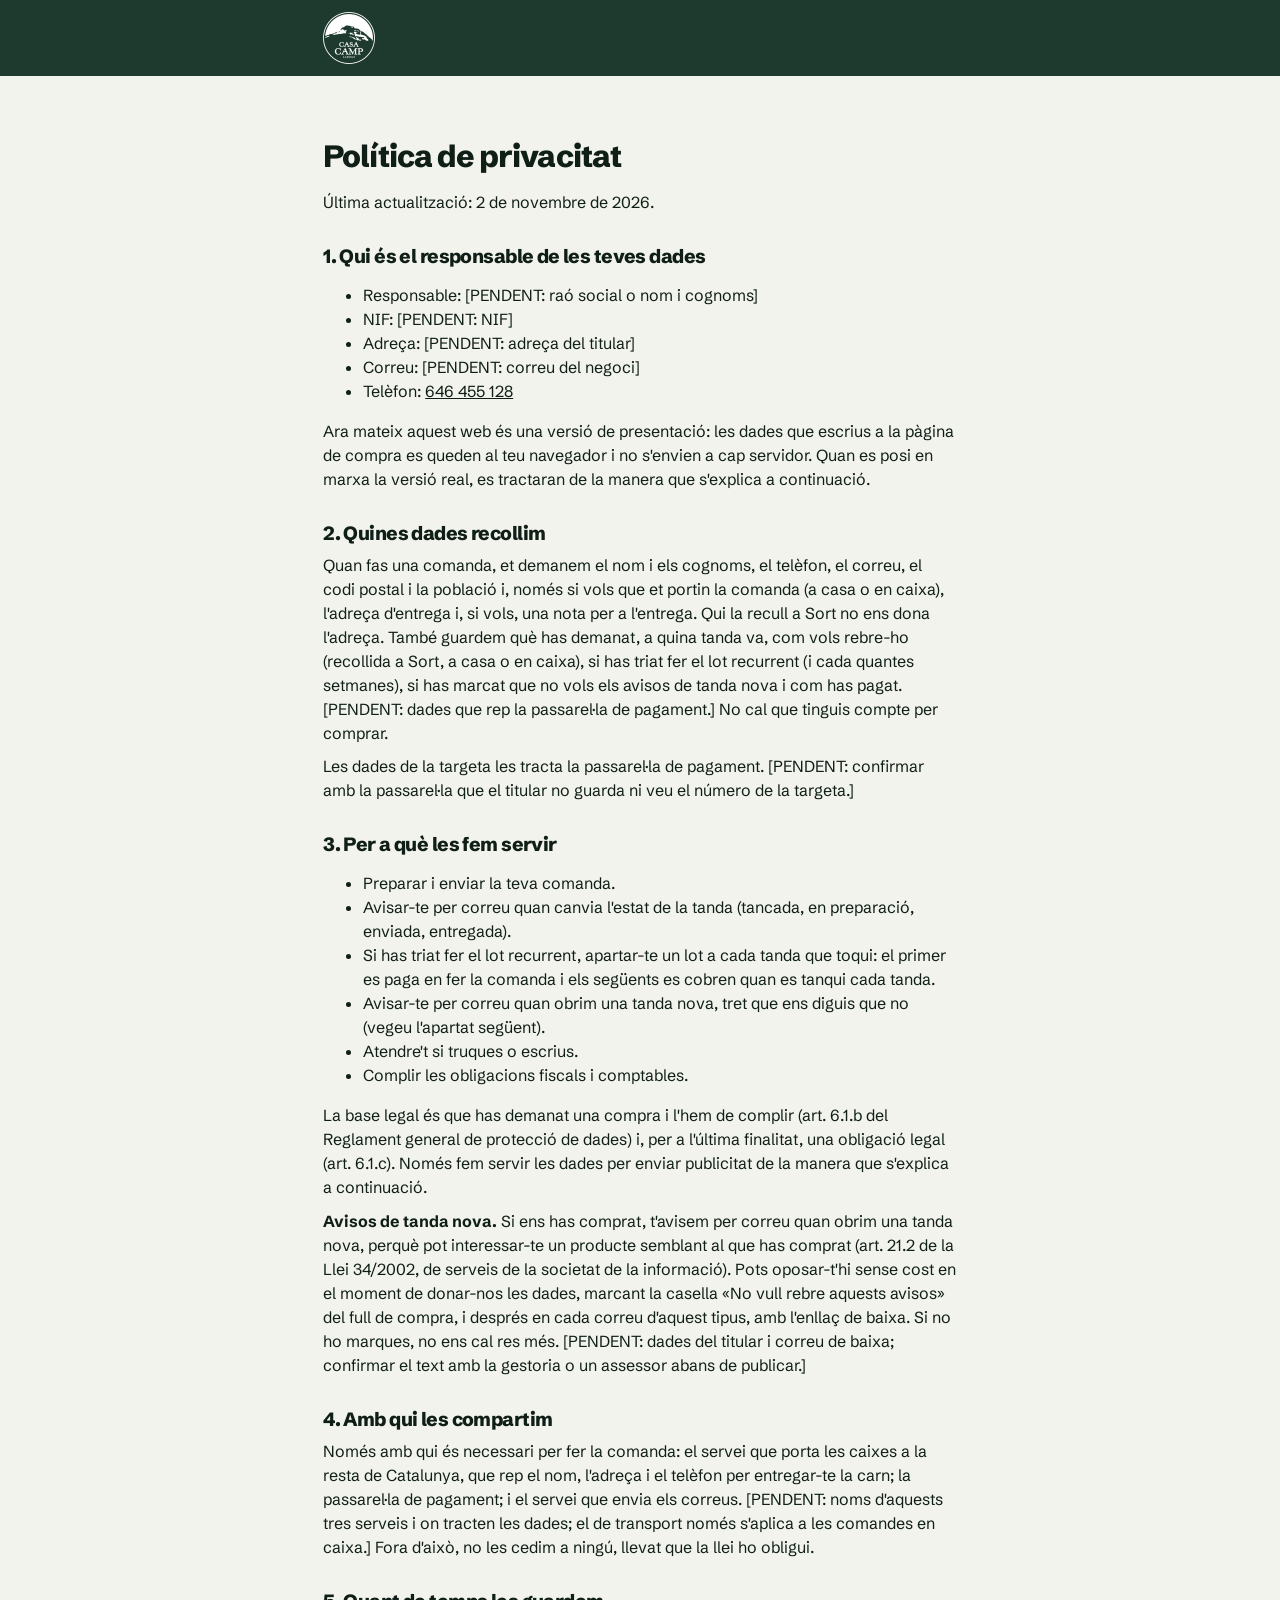
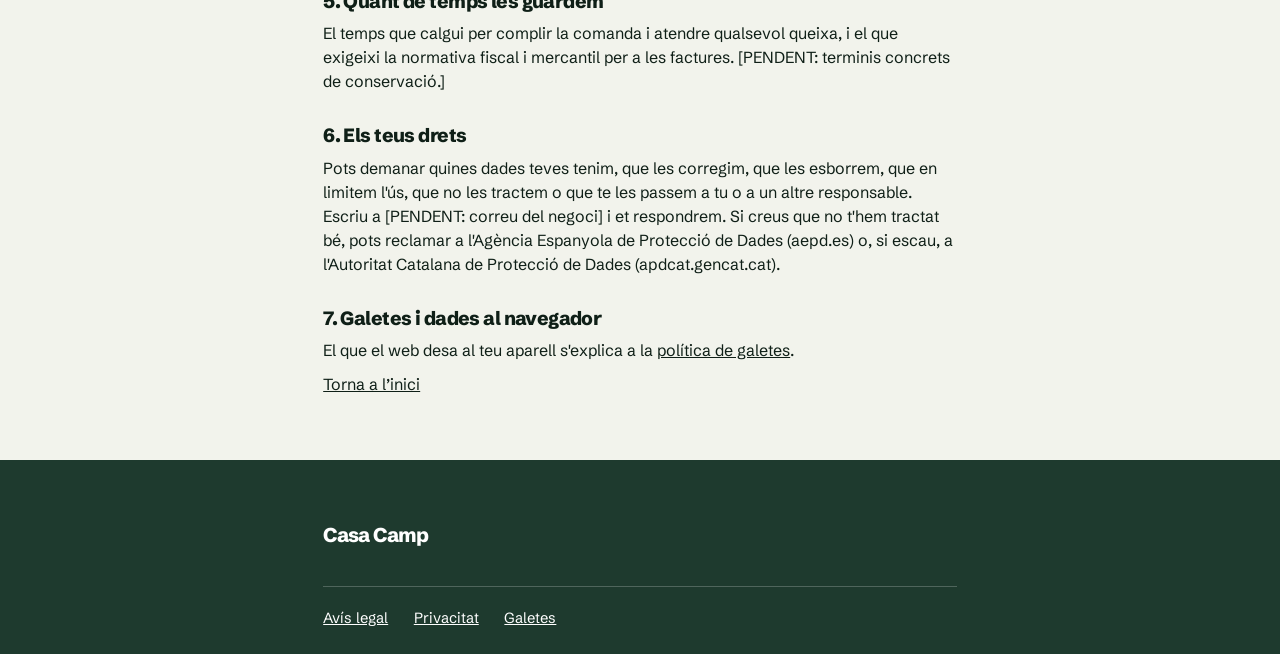
<file: privacitat.html>
<!doctype html>
<html lang="ca">
<head>
<meta charset="utf-8">
<meta name="viewport" content="width=device-width, initial-scale=1">
<meta name="robots" content="noindex">
<title>Privacitat · Casa Camp</title>
<link rel="icon" href="assets/favicon.ico" sizes="any">
<link rel="icon" type="image/png" sizes="32x32" href="assets/favicon-32.png">
<link rel="stylesheet" href="css/styles.css">
</head>
<body class="pagina">
<header class="pagina-cap"><a href="./"><img src="assets/logo-blanc.webp" alt="Casa Camp" width="208" height="208"></a></header>
<main class="pagina-cos">
  <!-- ESQUELET SERIÓS: falten les dades del responsable i les marcades [PENDENT]. Cal que un especialista el reculli abans de publicar-lo. Tots els marcadors són [PENDENT: …] i es troben amb una cerca. -->
  <h1>Política de privacitat</h1>
  <p>Última actualització: 2 de novembre de 2026.</p>

  <h2>1. Qui és el responsable de les teves dades</h2>
  <ul>
    <li>Responsable: [PENDENT: raó social o nom i cognoms]</li>
    <li>NIF: [PENDENT: NIF]</li>
    <li>Adreça: [PENDENT: adreça del titular]</li>
    <li>Correu: [PENDENT: correu del negoci]</li>
    <li>Telèfon: <a href="tel:+34646455128">646 455 128</a></li>
  </ul>
  <p>Ara mateix aquest web és una versió de presentació: les dades que escrius a la pàgina de compra es queden al teu navegador i no s'envien a cap servidor. Quan es posi en marxa la versió real, es tractaran de la manera que s'explica a continuació.</p>

  <h2>2. Quines dades recollim</h2>
  <p>Quan fas una comanda, et demanem el nom i els cognoms, el telèfon, el correu, el codi postal i la població i, només si vols que et portin la comanda (a casa o en caixa), l'adreça d'entrega i, si vols, una nota per a l'entrega. Qui la recull a Sort no ens dona l'adreça. També guardem què has demanat, a quina tanda va, com vols rebre-ho (recollida a Sort, a casa o en caixa), si has triat fer el lot recurrent (i cada quantes setmanes), si has marcat que no vols els avisos de tanda nova i com has pagat. [PENDENT: dades que rep la passarel·la de pagament.] No cal que tinguis compte per comprar.</p>
  <p>Les dades de la targeta les tracta la passarel·la de pagament. [PENDENT: confirmar amb la passarel·la que el titular no guarda ni veu el número de la targeta.]</p>

  <h2>3. Per a què les fem servir</h2>
  <ul>
    <li>Preparar i enviar la teva comanda.</li>
    <li>Avisar-te per correu quan canvia l'estat de la tanda (tancada, en preparació, enviada, entregada).</li>
    <li>Si has triat fer el lot recurrent, apartar-te un lot a cada tanda que toqui: el primer es paga en fer la comanda i els següents es cobren quan es tanqui cada tanda.</li>
    <li>Avisar-te per correu quan obrim una tanda nova, tret que ens diguis que no (vegeu l'apartat següent).</li>
    <li>Atendre't si truques o escrius.</li>
    <li>Complir les obligacions fiscals i comptables.</li>
  </ul>
  <p>La base legal és que has demanat una compra i l'hem de complir (art. 6.1.b del Reglament general de protecció de dades) i, per a l'última finalitat, una obligació legal (art. 6.1.c). Només fem servir les dades per enviar publicitat de la manera que s'explica a continuació.</p>
  <p><strong>Avisos de tanda nova.</strong> Si ens has comprat, t'avisem per correu quan obrim una tanda nova, perquè pot interessar-te un producte semblant al que has comprat (art. 21.2 de la Llei 34/2002, de serveis de la societat de la informació). Pots oposar-t'hi sense cost en el moment de donar-nos les dades, marcant la casella «No vull rebre aquests avisos» del full de compra, i després en cada correu d'aquest tipus, amb l'enllaç de baixa. Si no ho marques, no ens cal res més. [PENDENT: dades del titular i correu de baixa; confirmar el text amb la gestoria o un assessor abans de publicar.]</p>

  <h2>4. Amb qui les compartim</h2>
  <p>Només amb qui és necessari per fer la comanda: el servei que porta les caixes a la resta de Catalunya, que rep el nom, l'adreça i el telèfon per entregar-te la carn; la passarel·la de pagament; i el servei que envia els correus. [PENDENT: noms d'aquests tres serveis i on tracten les dades; el de transport només s'aplica a les comandes en caixa.] Fora d'això, no les cedim a ningú, llevat que la llei ho obligui.</p>

  <h2>5. Quant de temps les guardem</h2>
  <p>El temps que calgui per complir la comanda i atendre qualsevol queixa, i el que exigeixi la normativa fiscal i mercantil per a les factures. [PENDENT: terminis concrets de conservació.]</p>

  <h2>6. Els teus drets</h2>
  <p>Pots demanar quines dades teves tenim, que les corregim, que les esborrem, que en limitem l'ús, que no les tractem o que te les passem a tu o a un altre responsable. Escriu a [PENDENT: correu del negoci] i et respondrem. Si creus que no t'hem tractat bé, pots reclamar a l'Agència Espanyola de Protecció de Dades (aepd.es) o, si escau, a l'Autoritat Catalana de Protecció de Dades (apdcat.gencat.cat).</p>

  <h2>7. Galetes i dades al navegador</h2>
  <p>El que el web desa al teu aparell s'explica a la <a href="galetes.html">política de galetes</a>.</p>

  <p><a href="./">Torna a l’inici</a></p>
</main>
<footer class="peu peu-simple">
  <p><strong>Casa Camp</strong></p>
  <nav class="peu-legal" aria-label="Textos legals"><a href="avis-legal.html">Avís legal</a><a href="privacitat.html">Privacitat</a><a href="galetes.html">Galetes</a></nav>
</footer>
</body>
</html>
</file>
<file: css/styles.css>
/* Casa Camp — home i components comuns. Combinació aprovada a la Fase 1 (PLA.md §Disseny): paleta «Oliva» (07/11/2026), lletra
   Schibsted Grotesk, barra simple, botons píndola. El formulari de la pàgina de compra és a css/compra.css. Tokens a :root; tot el que hi ha sota només fa
   servir variables. Aquest fitxer també el carrega el panell (components comuns: botons, barra). */

/* ---------- Lletra (allotjada: cap petició a tercers en carregar; llicència OFL a assets/fonts/OFL.txt) ---------- */
@font-face{font-family:"Schibsted Grotesk";font-style:normal;font-weight:400 900;font-display:swap;src:url("../assets/fonts/schibsted-grotesk-latin-ext.woff2") format("woff2");unicode-range:U+0100-02BA,U+02BD-02C5,U+02C7-02CC,U+02CE-02D7,U+02DD-02FF,U+0304,U+0308,U+0329,U+1D00-1DBF,U+1E00-1E9F,U+1EF2-1EFF,U+2020,U+20A0-20AB,U+20AD-20C0,U+2113,U+2C60-2C7F,U+A720-A7FF}
@font-face{font-family:"Schibsted Grotesk";font-style:normal;font-weight:400 900;font-display:swap;src:url("../assets/fonts/schibsted-grotesk-latin.woff2") format("woff2");unicode-range:U+0000-00FF,U+0131,U+0152-0153,U+02BB-02BC,U+02C6,U+02DA,U+02DC,U+0304,U+0308,U+0329,U+2000-206F,U+20AC,U+2122,U+2191,U+2193,U+2212,U+2215,U+FEFF,U+FFFD}
@font-face{font-family:"Schibsted Grotesk";font-style:italic;font-weight:400 900;font-display:swap;src:url("../assets/fonts/schibsted-grotesk-italic-latin-ext.woff2") format("woff2");unicode-range:U+0100-02BA,U+02BD-02C5,U+02C7-02CC,U+02CE-02D7,U+02DD-02FF,U+0304,U+0308,U+0329,U+1D00-1DBF,U+1E00-1E9F,U+1EF2-1EFF,U+2020,U+20A0-20AB,U+20AD-20C0,U+2113,U+2C60-2C7F,U+A720-A7FF}
@font-face{font-family:"Schibsted Grotesk";font-style:italic;font-weight:400 900;font-display:swap;src:url("../assets/fonts/schibsted-grotesk-italic-latin.woff2") format("woff2");unicode-range:U+0000-00FF,U+0131,U+0152-0153,U+02BB-02BC,U+02C6,U+02DA,U+02DC,U+0304,U+0308,U+0329,U+2000-206F,U+20AC,U+2122,U+2191,U+2193,U+2212,U+2215,U+FEFF,U+FFFD}

/* ---------- Tokens ---------- */
:root{
  /* Paleta «Oliva» (en Lluc, 07/11/2026; Ductik/inspiracio/DECISIONS.md peça 22, paleta 3; substitueix «Bosc»).
     Escala: els cinc codis de la imatge (950–300) i dos clars fets a partir del 300 (200–50) per al fons. El
     gris verdós és el neutre de la paleta. Res de granat: el botó també és de la paleta. */
  --oliva-950:#0F1F17; --oliva-900:#1E3A2E; --oliva-700:#3E5A3F; --oliva-500:#6B7F67; --oliva-300:#C7CBB8;
  --oliva-200:#DCDFD0; --oliva-100:#E7E9DF; --oliva-50:#F2F3EC; --gris-verd:#3D4337;
  /* Tokens per funció, 60-30-10 (peça 12): 60 % el fons clar (50 i blanc), 30 % el verd bosc (900: franja, peu i
     text 950), 10 % l'accent (el botó, 900, i els enllaços i el focus, 700).
     Contrast: text 950 sobre 50 15,3:1 · gris verdós sobre 50 9,2:1 · 700 sobre 50 6,9:1 · blanc sobre 900 12,4:1 ·
     300 sobre 900 7,5:1. El 500 (3,9:1 sobre 50) només per a línies, icones i vores, mai per a text. */
  --fons:var(--oliva-50); --superficie:#FFFFFF; --bloc:#FFFFFF; --text:var(--oliva-950); --text-2:var(--gris-verd);
  --fosc:var(--oliva-900); --sobre-fosc:#FFFFFF; --sobre-fosc-2:var(--oliva-300);
  --cta:var(--oliva-900); --cta-fosc:var(--oliva-950); --sobre-cta:#FFFFFF; --accent:var(--oliva-700); --tria:var(--oliva-100);
  --linia:var(--oliva-300); --vora:var(--oliva-500); --suau:var(--oliva-200);
  --error:#9B2C22; /* estat, fora de la paleta: un error ha de semblar un error (7,6:1 sobre blanc) */

  --f-titol:"Schibsted Grotesk",system-ui,-apple-system,"Segoe UI",Roboto,sans-serif;
  --f-cos:"Schibsted Grotesk",system-ui,-apple-system,"Segoe UI",Roboto,sans-serif;
  --pes-titol:800; --pes-sub:700; --track:-.03em; --lh:1.5;

  --t-hero:clamp(2rem,4vw,3.4rem); --t-h2:clamp(1.5rem,2.4vw,2.1rem); --t-h3:clamp(1.15rem,1.5vw,1.35rem); --t-petit:.875rem;
  --marge-x:clamp(16px,4vw,56px); --seccio-y:clamp(40px,5vw,72px);
  --radi-boto:999px; --radi-camp:20px; --amplada-max:1320px;
  /* Marge lateral de totes les seccions: el de sempre i, a pantalles amples, el que centra 1320 px de contingut.
     Així totes les seccions comencen al mateix punt (el 100% es resol a cada element: l'amplada de la pàgina). */
  --x:max(var(--marge-x),calc((100% - var(--amplada-max)) / 2));
  --vel:rgba(15,31,23,.5);
}

/* ---------- Base ---------- */
*{box-sizing:border-box}
html{-webkit-text-size-adjust:100%}
body{margin:0;background:var(--fons);color:var(--text);font:400 1rem/var(--lh) var(--f-cos)}
img{max-width:100%;height:auto;display:block}
a{color:inherit}
h1,h2,h3{font-family:var(--f-titol);letter-spacing:var(--track);text-wrap:balance}
:focus-visible{outline:3px solid var(--accent);outline-offset:3px}
.cap :focus-visible,.hero :focus-visible,.franja :focus-visible,.peu :focus-visible,.pagina-cap :focus-visible,.demana-mobil :focus-visible{outline-color:var(--sobre-fosc)}
.sr-nomes{position:absolute;width:1px;height:1px;margin:-1px;padding:0;overflow:hidden;clip:rect(0 0 0 0);white-space:nowrap;border:0}

/* ---------- Botons ---------- */
.boto{display:inline-flex;align-items:center;justify-content:center;min-height:44px;padding:.55rem 1.15rem;border:0;border-radius:var(--radi-boto);background:var(--cta);color:var(--sobre-cta);font:700 1rem/1 var(--f-cos);text-decoration:none;cursor:pointer}
@media (hover:hover){.boto:hover{background:var(--cta-fosc)}}
.boto:active{background:var(--cta-fosc)}
.boto-ample{width:100%}
/* Botons sobre fons fosc (capçalera, hero i barra del mòbil): el verd clar de la paleta, perquè ressaltin (en Lluc,
   07/11/2026). Text 950 sobre 300: 10,3:1; el botó sobre la banda fosca, 7,3:1. El 500 amb text blanc no arriba (4,3:1). */
.cap .boto,.hero .boto,.demana-mobil .boto{background:var(--oliva-300);color:var(--oliva-950)}
@media (hover:hover){.cap .boto:hover,.hero .boto:hover,.demana-mobil .boto:hover{background:var(--oliva-200)}}
.cap .boto:active,.hero .boto:active,.demana-mobil .boto:active{background:var(--oliva-200)}
.boto-sec{background:transparent;color:var(--cta);box-shadow:inset 0 0 0 1.5px var(--cta);font-size:.94rem}
@media (hover:hover){.boto-sec:hover{background:var(--tria);color:var(--cta-fosc)}}
.boto-sec:active{background:var(--tria);color:var(--cta-fosc)}
.boto-lleu{background:transparent;color:var(--text);box-shadow:inset 0 0 0 1.5px var(--vora)}
@media (hover:hover){.boto-lleu:hover{background:var(--tria);color:var(--cta-fosc)}}
.boto-lleu:active{background:var(--tria);color:var(--cta-fosc)}
.boto[disabled]{opacity:.55;cursor:not-allowed}
/* Botó d'espera: les dues etiquetes a la mateixa cel·la, perquè no canviï de mida (§4, estats) */
.boto-doble{display:inline-grid;place-items:center}
.boto-doble>span{grid-area:1/1}
.boto-doble>span+span,.boto-doble[aria-busy="true"]>span:first-child{visibility:hidden}
.boto-doble[aria-busy="true"]>span+span{visibility:visible}
.boto[aria-busy="true"]{opacity:.6;cursor:progress}
.enllac-boto{display:inline;min-height:0;padding:0;border:0;background:none;color:var(--cta);font:600 .94rem/1.4 var(--f-cos);text-decoration:underline;text-underline-offset:3px;cursor:pointer}
@media (hover:hover){.enllac-boto:hover{color:var(--cta-fosc)}}

/* ---------- Barra de la tanda: part plena oliva 500 sobre una pista oliva 300 (els teus lots, 900) ---------- */
.barra{--b-ple:var(--oliva-500);--b-pista:var(--linia);position:relative;height:10px;border-radius:999px;background:var(--b-pista);overflow:hidden}
.barra>i{display:block;height:100%;width:0;border-radius:inherit;background:var(--b-ple)}
.franja .barra{--b-ple:var(--sobre-fosc);--b-pista:rgba(255,255,255,.28);width:200px;flex:none}

/* ---------- Capçalera ---------- */
/* Capçalera fixa (en Lluc, 07/11/2026): sobre el hero és transparent; en sortir-ne pren el verd fosc i s'aprima
   (classe .solida, la posa js/home.js). Les seccions amb ancoratge deixen lloc a sota (scroll-margin-top). */
.cap{position:fixed;inset:0 0 auto;z-index:16;display:flex;align-items:center;justify-content:space-between;padding:12px var(--x);transition:background-color .25s ease,padding .25s ease,box-shadow .25s ease}
.cap img{width:64px;height:64px;transition:width .25s ease,height .25s ease}
.cap.solida{padding-block:6px;background:var(--fosc);box-shadow:0 2px 12px rgba(15,31,23,.18)}
.cap.solida img{width:44px;height:44px}
section[id],[id^="faq-"]{scroll-margin-top:72px}
.cap .boto{padding:.45rem 1rem;font-size:.94rem}

/* ---------- Hero: la foto ocupa tota la pantalla en entrar (100svh) i la franja queda a sota ---------- */
.hero{position:relative;min-height:100vh;min-height:100svh;display:grid;align-items:center;color:#fff;background:var(--fosc)}
.hero picture{display:contents}
.hero-foto{position:absolute;inset:0;width:100%;height:100%;object-fit:cover;object-position:50% 52%}
/* vel calculat amb el pitjor cas, una foto blanca (§4): ≥ .66 de negre fins al 46 % de l'amplada */
.hero::after{content:"";position:absolute;inset:0;pointer-events:none;background:linear-gradient(90deg,rgba(15,31,23,.82) 0,rgba(15,31,23,.66) 46%,rgba(15,31,23,.18) 78%,rgba(15,31,23,.05) 100%),linear-gradient(180deg,rgba(15,31,23,.35) 0,rgba(15,31,23,0) 25%)}
.hero-text{position:relative;z-index:2;max-width:46rem;padding:92px var(--marge-x);margin-left:calc(var(--x) - var(--marge-x))}
.hero h1{font-weight:var(--pes-titol);font-size:var(--t-hero);line-height:1.04;margin:0 0 .7rem;max-width:16ch}
.hero p{font-size:clamp(1rem,1.2vw,1.125rem);max-width:32rem;margin:0 0 1.25rem}

/* ---------- Franja de la tanda (banda fosca sota el hero) ---------- */
.franja{display:flex;flex-wrap:wrap;align-items:center;gap:.5rem 1.4rem;padding:10px var(--x);background:var(--fosc);color:var(--sobre-fosc)}
.franja strong{font:var(--pes-sub) 1.05rem/1.2 var(--f-titol);letter-spacing:var(--track)}
.franja span{color:var(--sobre-fosc-2)}

/* ---------- Seccions: el buit entre seccions és clarament més gran que el de dins ---------- */
.qui,.lot,.canals,.segell,.faq{padding:var(--seccio-y) var(--x)}
/* Qui som i les canals porten filet: el marge va fora perquè el filet acabi on acaba el contingut (com al visor) */
.qui,.canals{padding-inline:0;margin-inline:var(--x)}
h2{font-weight:var(--pes-titol);font-size:var(--t-h2);line-height:1.08;margin:0}

/* ---------- Qui som (A: foto al costat, text a la dreta) ---------- */
.qui{display:grid;grid-template-columns:minmax(0,5fr) minmax(0,6fr);grid-template-areas:"foto titol" "foto text";gap:clamp(18px,2.5vw,32px) clamp(24px,4vw,64px);align-items:center;border-bottom:1px solid var(--linia)}
.qui h2{grid-area:titol;align-self:end;line-height:1.05}
.qs-foto{grid-area:foto;margin:0;border-radius:4px;overflow:hidden;background:var(--suau)}
.qs-foto img{width:100%;aspect-ratio:3/2;object-fit:cover}
.qs-text{grid-area:text;align-self:start}
.qs-text p{margin:0 0 .9rem;max-width:36rem}
.qs-text p:last-child{margin-bottom:0}

/* ---------- El lot: fitxa de compra C «Mostrador» (foto | nom i peces | caixa de compra; PLA.md §«Fitxa de compra del lot»).
   La tanda és informació de compra dins de la caixa, sota el botó. Al mòbil: foto, nom, caixa i peces ---------- */
.lot-graella{display:grid;grid-template-columns:minmax(0,5fr) minmax(0,4fr) minmax(0,3.6fr);grid-template-areas:"foto cap caixa" "foto peces caixa" "info info info";grid-template-rows:auto 1fr auto;gap:1.2rem clamp(20px,3vw,48px);align-items:start}
.l-foto{grid-area:foto;position:relative;align-self:stretch;min-height:300px;margin:0;border-radius:4px;overflow:hidden;background:var(--suau)}
.l-foto img{position:absolute;inset:0;width:100%;height:100%;object-fit:cover;object-position:78% 50%}
.l-cap{grid-area:cap}
.l-cap p{margin:.45rem 0 0;color:var(--text-2);max-width:34rem}
.l-peces{grid-area:peces}
.l-llista{list-style:none;margin:0;padding:0}
.l-llista li{display:flex;justify-content:space-between;gap:.6rem;padding:.55rem 0;border-top:1px solid var(--linia)}
.l-llista li:first-child{border-top:2px solid var(--text)}
.l-llista li span:first-child{font-weight:700}
.l-llista li span:last-child{color:var(--text-2)}
.l-nota{font-size:var(--t-petit);color:var(--text-2);margin:.55rem 0 0}

/* Caixa de compra: preu, quantitat i botó, la tanda i l'entrega */
.l-caixa{grid-area:caixa;background:var(--bloc);border-radius:6px;padding:clamp(16px,1.8vw,24px)}
.l-preu{display:flex;flex-wrap:wrap;align-items:baseline;gap:.2rem .8rem;margin:0}
.l-preu strong{font:var(--pes-titol) 2.4rem/1 var(--f-titol);letter-spacing:var(--track)}
.l-preu span{color:var(--text-2)}
.l-compra{display:flex;flex-direction:column;gap:.6rem;margin-top:1.1rem}
.l-compra .boto{min-height:52px;white-space:nowrap}
.l-tanda{margin-top:1.2rem}
.l-tanda p{margin:0}
.l-tanda b{font:var(--pes-sub) 1.02rem/1.25 var(--f-titol);letter-spacing:var(--track)}
.l-tanda .barra{height:8px;margin:.5rem 0 .35rem}
.t-queden{font-size:var(--t-petit);color:var(--text-2)}
/* Entrega, enviament i pagament: franja de tres columnes a tota l'amplada, sota la fitxa (07/11/2026) */
.l-info{grid-area:info;display:grid;grid-template-columns:repeat(3,minmax(0,1fr));gap:0 clamp(20px,3vw,48px);margin:.4rem 0 0}
.l-info div{padding:.6rem 0 0;border-top:2px solid var(--text)}
.l-info dt{font:var(--pes-sub) 1rem/1.3 var(--f-titol);letter-spacing:var(--track)}
.l-info dd{margin:.2rem 0 0;color:var(--text-2);font-size:.94rem;max-width:30rem}
.l-enllac{display:inline-block;margin-top:.6rem;color:var(--cta);font-weight:600;text-underline-offset:3px}
/* El lot (en Lluc, 13/11/2026): foto | una sola columna (nom, peces, preu, botó i tanda), sense la caixa blanca ni el
   selector de quantitat, que és a la pàgina de compra. Les canals mantenen la graella de tres columnes. */
.lot .lot-graella{grid-template-columns:minmax(0,1fr) minmax(0,1fr);grid-template-areas:"foto cap" "foto peces" "foto caixa" "info info";grid-template-rows:auto auto 1fr auto}
.lot .l-cap,.lot .l-peces,.lot .l-caixa{max-width:34rem}
/* Compacta perquè la fitxa sencera es vegi en una pantalla baixa (en Lluc, 13/11/2026: ~650 px d'alt amb el zoom del
   navegador): files de peces més juntes, el preu petit (el que importa és què porta el lot) al costat del botó, i
   l'ancoratge deixa el títol just sota la capçalera fixa. */
section.lot{scroll-margin-top:16px}
.lot .l-llista li{padding:.34rem 0}
.lot .l-caixa{display:grid;grid-template-columns:auto minmax(0,1fr);align-items:center;gap:0 1.2rem;background:none;border-radius:0;padding:0}
.lot .l-preu{flex-direction:column;align-items:flex-start;gap:0}
.lot .l-preu strong{font-size:1.45rem}
.lot .l-preu span{font-size:var(--t-petit)}
.lot .l-tanda,.lot .l-enllac{grid-column:1/-1}
.lot .l-tanda{margin-top:.9rem}
.lot .l-enllac{justify-self:start;margin-top:.4rem}
.l-demana{min-height:48px}
@media (hover:hover){.l-enllac:hover{color:var(--cta-fosc)}}

/* ---------- Canals: fitxa de compra amb selector de mida (03/11/2026). Fa servir la graella i les peces del lot
   (.lot-graella, .l-*); aquí només hi ha el filet de separació i el selector. ---------- */
.canals{border-top:1px solid var(--linia)}
.c-titol{margin:0;font:var(--pes-titol) 1.5rem/1.15 var(--f-titol);letter-spacing:var(--track)}
.c-text{margin:.4rem 0 0;color:var(--text-2)}

/* ---------- Segell ecològic i preguntes ----------
   Preguntes: títol a dalt i llista a sota, en una columna que comença al marge esquerre (en Lluc, 07/11/2026) */
.faq{display:block}
.faq-llista{margin-top:1.2rem}
.segell{background:var(--bloc);padding-block:clamp(28px,4vw,44px)}
.segell>*,.faq>*{max-width:none}
.segell h2,.faq h2{line-height:1.05}
.segell ul{list-style:none;margin:0;padding:0;display:grid;grid-template-columns:repeat(2,minmax(0,1fr));gap:0 clamp(20px,3vw,40px)}
.segell li{padding:.6rem 0 .8rem;border-top:2px solid var(--text);font:var(--pes-sub) 1.02rem/1.3 var(--f-titol)}
.faq-llista{border-top:2px solid var(--text);max-width:48rem}
.faq details{border-bottom:1px solid var(--vora)}
.faq summary{display:flex;justify-content:space-between;align-items:center;gap:1rem;min-height:48px;padding:.45rem 0;cursor:pointer;list-style:none;font:var(--pes-sub) 1.02rem/1.3 var(--f-titol)}
.faq summary::-webkit-details-marker{display:none}
.faq summary::after{content:"+";flex:none;width:1.2em;text-align:center;font:400 1.6rem/1 var(--f-cos);color:var(--accent)}
.faq details[open] summary::after{content:"−"}
.faq details p{margin:0 0 .9rem;max-width:40rem;color:var(--text-2)}
.faq-final{margin:.9rem 0 0;max-width:48rem}
.faq-final a{font-weight:700}

/* ---------- Peu ---------- */
.peu{display:grid;grid-template-columns:repeat(3,minmax(0,1fr));gap:28px clamp(24px,4vw,64px);background:var(--fosc);color:var(--sobre-fosc-2);padding:var(--seccio-y) var(--x) 24px;font-size:.98rem}
.peu p{margin:0 0 .4rem}
.peu a{color:var(--sobre-fosc)}
.peu strong{display:block;margin-bottom:.4rem;color:var(--sobre-fosc);font:var(--pes-titol) 1.25rem/1.1 var(--f-titol);letter-spacing:var(--track)}
.peu-logo{display:block;width:88px;height:88px}
.peu-lema{font:italic var(--pes-sub) 1.15rem/1.3 var(--f-titol);color:var(--sobre-fosc)}
.peu-legal{grid-column:1/-1;display:flex;flex-wrap:wrap;gap:.4rem 1.6rem;padding-top:20px;border-top:1px solid rgba(255,255,255,.22);font-size:.92rem}

/* Botó de WhatsApp fix a baix a la dreta (en Lluc, 13/11/2026). Verd de WhatsApp amb la icona en 950 (9,6:1). Al mòbil
   puja quan surt la barra de «Demana», que va just abans al DOM, perquè no la tapi. */
.wa-flota{position:fixed;z-index:14;right:16px;bottom:calc(16px + env(safe-area-inset-bottom));display:grid;place-items:center;width:56px;height:56px;border-radius:50%;background:#25D366;color:var(--oliva-950);box-shadow:0 4px 14px rgba(15,31,23,.28);transition:bottom .25s ease}
@media (hover:hover){.wa-flota:hover{background:#1FBF5B}}

/* Barra fixa del mòbil: surt quan el hero ja no és a la pantalla */
.demana-mobil{position:fixed;z-index:15;left:0;right:0;bottom:0;display:none;align-items:center;gap:.75rem;padding:10px 16px calc(10px + env(safe-area-inset-bottom));background:var(--fosc);color:var(--sobre-fosc);transform:translateY(100%);visibility:hidden;transition:transform .25s ease,visibility 0s .25s}
.demana-mobil.visible{transform:none;visibility:visible;transition:transform .25s ease}
.demana-mobil .boto{flex:none}
.demana-mobil p{margin:0;font-size:.9rem;line-height:1.25}

/* ---------- Pàgines soltes (404 i legals) ---------- */
/* El peu queda a baix encara que la pàgina sigui curta; capçalera, text i peu comencen al mateix punt (la columna de
   46rem centrada) */
body.pagina{--x-pag:calc(max(0px,(100% - 46rem) / 2) + var(--marge-x));display:flex;flex-direction:column;min-height:100vh;min-height:100svh}
.pagina-cap{padding:12px var(--x-pag);background:var(--fosc)}
.pagina-cap img{width:52px;height:52px}
.pagina-cos{flex:1 0 auto;width:100%;max-width:46rem;margin-inline:auto;padding:var(--seccio-y) var(--marge-x)}
.pagina-cos>*{margin-block:0}
.pagina-cos>*+*{margin-top:1rem}
.pagina-cos h1{font-weight:var(--pes-titol);font-size:var(--t-h2);line-height:1.1}
.pagina-cos h2{margin-top:2rem;font-size:var(--t-h3)}
.pagina-cos p+p,.pagina-cos h2+p{margin-top:.6rem}
.peu-simple{grid-template-columns:minmax(0,1fr);padding-inline:var(--x-pag)}
.avis-noscript{margin:0;padding:.7rem var(--marge-x);background:var(--tria);color:var(--cta-fosc);font-weight:600}

/* Hover (només amb ratolí): els botons canvien de color en 0,15 s i les preguntes responen */
@media (hover:hover){
  .boto,.boto-sec,.boto-lleu,.faq summary{transition:background-color .15s,color .15s}
  .faq summary:hover{color:var(--cta-fosc)}
}

@media (prefers-reduced-motion:reduce){
  .cap,.cap img,.demana-mobil,.wa-flota,.boto,.boto-sec,.boto-lleu,.faq summary{transition:none}
}

/* Interruptor «Vista mòbil» de la web (js/vista-mobil.js; només amb ?presentacio i a ≥ 861 px): la web dins d'un marc
   de mòbil, sobre un fons que tapa la pàgina de darrere */
.vista-mobil-web{display:none}
@media (min-width:861px){
  .vista-mobil-web{position:fixed;z-index:60;left:16px;bottom:16px;display:inline-flex;align-items:center;gap:.6rem;min-height:44px;padding:.3rem .5rem .3rem .9rem;border:0;border-radius:999px;background:var(--fosc);color:var(--sobre-fosc);font:700 .94rem var(--f-cos);box-shadow:0 6px 20px rgba(15,31,23,.25);cursor:pointer}
  .vista-mobil-web::after{content:"";width:2.4rem;height:1.4rem;border-radius:999px;background:radial-gradient(circle at .7rem 50%,var(--fosc) 0 .45rem,transparent .5rem) var(--sobre-fosc-2)}
  .vista-mobil-web[aria-checked="true"]::after{background:radial-gradient(circle at calc(100% - .7rem) 50%,var(--fosc) 0 .45rem,transparent .5rem) var(--sobre-fosc)}
  .vista-mobil-web:focus-visible{outline:3px solid var(--accent);outline-offset:3px}
  .marc-mobil-web{position:fixed;z-index:55;inset:0;display:flex;align-items:center;justify-content:center;padding:20px;background:var(--fons)}
  .marc-mobil-web iframe{display:block;width:390px;height:min(844px,calc(100vh - 40px));border:1px solid var(--vora);border-radius:28px;background:var(--fons)}
  body.vista-mobil-web-activa{overflow:hidden}
}

/* L'atribut hidden ha de guanyar a qualsevol display de component (botons, grups, targetes) */
[hidden]{display:none}

/* ---------- Mòbil ---------- */
@media (max-width:860px){
  .hero::after{background:linear-gradient(180deg,rgba(15,31,23,.5) 0,rgba(15,31,23,.64) 14%,rgba(15,31,23,.72) 100%)}
  .qui{grid-template-columns:minmax(0,1fr);grid-template-areas:"titol" "text" "foto"}
  /* Fitxes del lot i de les canals al mòbil (en Lluc, 07/11/2026): foto a l'esquerra i peces a la dreta, tot més
     compacte perquè no calgui tant scroll. Abans: foto a tota l'amplada i 1.367 px de secció. */
  .lot,.canals{padding-block:32px}
  .lot-graella{grid-template-columns:minmax(0,2fr) minmax(0,3fr);grid-template-areas:"cap cap" "foto peces" "caixa caixa" "info info";grid-template-rows:none;gap:.8rem 14px}
  .l-cap p{margin-top:.3rem;font-size:.94rem}
  .l-foto{min-height:150px}
  .l-llista li{padding:.36rem 0;font-size:.9rem}
  .l-nota{margin-top:.4rem;font-size:.8rem}
  .l-caixa{padding:14px}
  .l-preu strong{font-size:2rem}
  .l-compra{margin-top:.8rem}
  .lot .lot-graella{grid-template-columns:minmax(0,2fr) minmax(0,3fr);grid-template-areas:"cap cap" "foto peces" "caixa caixa" "info info";grid-template-rows:none}
  .lot .l-cap,.lot .l-peces,.lot .l-caixa{max-width:none}
  .lot .l-caixa{display:block}
  .lot .l-preu{flex-direction:row;align-items:baseline;gap:.2rem .8rem}
  .lot .l-preu strong{font-size:1.45rem}
  .l-demana{width:100%;margin-top:.7rem}
  .demana-mobil.visible~.wa-flota{bottom:calc(76px + env(safe-area-inset-bottom))}
  .l-tanda{margin-top:.8rem}
  .l-enllac{margin-top:.35rem}
  .l-info{grid-template-columns:minmax(0,1fr);gap:0;margin:0}
  .l-info div{display:grid;grid-template-columns:6.4rem minmax(0,1fr);gap:.6rem;padding:.45rem 0;border-top:1px solid var(--linia)}
  .l-info div:first-child{border-top:2px solid var(--text)}
  .l-info dt{font-size:.9rem}
  .l-info dd{margin:0;font-size:.88rem}
  .segell,.peu{grid-template-columns:minmax(0,1fr)}
  .demana-mobil{display:flex}
  .peu{padding-bottom:88px}
  .peu-simple{padding-bottom:24px}
}
@media (max-width:600px){
  .cap img{width:52px;height:52px}
  .cap.solida img{width:40px;height:40px}
  .franja .barra{width:150px}
  .segell ul{grid-template-columns:minmax(0,1fr)}
}

/* Base de .interruptor: també la fa servir el panell (button.interruptor, css/panell.css); la resta de l'interruptor del formulari de compra és a css/compra.css */
.interruptor{position:relative;display:flex;align-items:center;justify-content:space-between;gap:1rem;cursor:pointer}
</file>
<file: css/moviment.css>
/* Casa Camp — moviment (criteri general del 04/11/2026, CLAUDE.md §«Criteri general de moviment»).
   Aquí hi ha tot l'estil del moviment; la part que cal calcular és a js/moviment.js.
   Regles (07/11/2026): fotos, títols i la resta d'elements entren un sol cop, curt i suau; cap rebot; tot alhora;
   un sol tempo; amb prefers-reduced-motion no es mou res. */

:root{
  /* UN SOL PARÀMETRE: multiplica totes les durades de la web (2 = el doble de lent, 0 = res no es mou).
     js/moviment.js el llegeix per a les animacions que fa amb JavaScript. */
  --tempo:1;
  --corba:cubic-bezier(.2,.8,.2,1); /* la del full de compra */
}

/* ---------- Durades que ja hi eren a styles.css, multiplicades pel tempo ----------
   (A la web de veritat es canvien directament a styles.css; aquí es redeclaren perquè styles.css no es toca.) */
.demana-mobil{transition:transform calc(.25s * var(--tempo)) ease,visibility 0s calc(.25s * var(--tempo))}
.demana-mobil.visible{transition:transform calc(.25s * var(--tempo)) ease}
.camp label{transition:top calc(.15s * var(--tempo)),font-size calc(.15s * var(--tempo)),transform calc(.15s * var(--tempo))}
@media (hover:hover){
  .boto,.boto-sec,.boto-lleu,.faq summary{transition:background-color calc(.15s * var(--tempo)),color calc(.15s * var(--tempo))}
}

/* ---------- A · La barra de la tanda en 26 trams ----------
   La mateixa barra, partida en 26 (un tram per lot). El JS hi posa els <i> i les classes: .on = reservat, .teu = el
   teu lot (idea B). Sense moviment propi: el color es fon (180 ms); a l'entrada, cada tram té el seu retard (45 ms). */
.barra.mv-trams{display:flex;align-items:center;gap:2px;overflow:visible;background:none;border-radius:0}
.barra.mv-trams>i{flex:1 1 0;min-width:0;width:auto;height:100%;border-radius:2px;background:var(--b-pista);transition:background-color calc(180ms * var(--tempo)) linear}
.barra.mv-trams>i.on{background:var(--b-ple)}
/* El tram teu és del color del botó (oliva 900) i, a més, més alt: sobre els reservats (500) només fa 2,9:1 */
.barra.mv-trams>i.teu{background:var(--cta);height:calc(100% + 6px)}
.barra.mv-trams.mv-entra>i{transition-delay:calc(var(--i) * 45ms * var(--tempo))}

/* ---------- Xifres i textos que entren ---------- */
.mv-x{display:inline-block;white-space:nowrap}   /* la xifra que canvia (es mou sola dins de la frase) */
.mv-text{display:inline-block}                   /* el text d'un botó que canvia */

/* ---------- D · Preguntes ----------
   El + és ara dues barres: en obrir, gira mitja volta i la vertical es tanca (queda el −). L'alçada de la resposta
   la mou el JS. .mv-tanca = s'està tancant (la icona ja torna a +). */
.faq summary::after,.faq details[open] summary::after{content:"";width:1.2em;height:1.2em;font-size:1.6rem;
  background:linear-gradient(var(--accent),var(--accent)) center/.55em 2px no-repeat,linear-gradient(var(--accent),var(--accent)) center/2px .55em no-repeat;
  transition:transform calc(320ms * var(--tempo)) var(--corba),background-size calc(320ms * var(--tempo)) var(--corba)}
.faq details[open]:not(.mv-tanca) summary::after{transform:rotate(180deg);background-size:.55em 2px,2px 0}

/* ---------- I · Fotos, J · títols i K · la resta: entren un sol cop, curt i suau (en Lluc, 07/11/2026) ----------
   Substitueix les fotos i els títols lligats a l'scroll. Només si el JS ha posat les classes: sense JS, tot és visible.
   .mv-dins = ja ha entrat; .mv-quiet = ja era a dalt (sense moviment); --d = ordre dels que entren alhora. */
.mv-foto img{opacity:0;transform:scale(1.03)}
.mv-foto.mv-dins img{opacity:1;transform:none;transition:opacity calc(450ms * var(--tempo)) var(--corba),transform calc(600ms * var(--tempo)) var(--corba)}
.mv-linia{display:inline-block;overflow:hidden;vertical-align:top;padding:.12em 0 .1em;margin:-.12em 0 -.1em}
.mv-titol .mv-linia>span{display:inline-block;transform:translateY(105%)}
.mv-titol.mv-dins .mv-linia>span{transform:none;transition:transform calc(450ms * var(--tempo)) var(--corba);transition-delay:calc(var(--l,0) * 50ms * var(--tempo))}
.mv-apareix{opacity:0;transform:translateY(10px)}
.mv-apareix.mv-dins{opacity:1;transform:none;transition:opacity calc(400ms * var(--tempo)) var(--corba),transform calc(400ms * var(--tempo)) var(--corba);transition-delay:calc(var(--d,0) * 40ms * var(--tempo))}
.mv-quiet,.mv-quiet img,.mv-quiet .mv-linia>span{transition:none!important}

/* ---------- Moviment reduït: res es mou ---------- */
@media (prefers-reduced-motion:reduce){
  *,*::before,*::after{animation:none!important;transition:none!important}
  .mv-foto img,.mv-linia>span,.mv-apareix{transform:none!important;opacity:1!important}
}
</file>
<file: css/panell.css>
/* Casa Camp — panell de comandes (mòbil primer). Les variables, els botons i la barra vénen de styles.css. */

body.app{background:var(--fons)}

/* ---------- Pantalla d'accés ---------- */
.acces{min-height:100svh;display:grid;align-content:center;justify-items:center;gap:1rem;padding:var(--marge-x);text-align:center}
.acces[hidden],.app-marc[hidden]{display:none}
.acces img{width:96px;height:96px}
.acces h1{margin:0;font-size:var(--t-h2);line-height:1.1}
.acces p{margin:0;color:var(--text-2)}

/* ---------- Marc ---------- */
/* La capçalera, la navegació i l'avís comencen on comença la vista (columna de 960 px centrada) */
body.app{--x-app:calc(max(0px,(100% - 960px) / 2) + var(--marge-x))}
.app-cap{display:flex;align-items:center;gap:.9rem;padding:10px var(--x-app);background:var(--fosc);color:var(--sobre-fosc)}
.app-logo img{width:44px;height:44px}
.app-titol{margin:0;font:var(--pes-titol) 1.2rem/1.1 var(--f-titol);letter-spacing:var(--track)}
.app-nav{position:sticky;top:0;z-index:10;display:flex;gap:.4rem;overflow-x:auto;padding:8px var(--x-app);background:var(--fons);border-bottom:1px solid var(--linia);scrollbar-width:thin}
.app-nav a{flex:none;display:inline-flex;align-items:center;min-height:44px;padding:.4rem 1rem;border-radius:999px;text-decoration:none;font-weight:700;color:var(--text)}
@media (hover:hover){.app-nav a:hover{background:var(--tria)}}
.app-nav a[aria-current="page"]{background:var(--fosc);color:var(--sobre-fosc)}

/* ---------- Mòbil: menú de tres barres + barra lateral, i accés ràpid a baix (en Lluc, 07/11/2026) ----------
   Per sota de 700 px (el mateix llindar que la «Vista mòbil»). A l'escriptori, la navegació de sempre. */
.menu-obre,.menu-cap,.menu-vel,.app-baix{display:none}
@media (max-width:699px){
  .menu-obre{display:inline-grid;place-items:center;width:44px;height:44px;margin-left:-8px;padding:0;border:0;border-radius:50%;background:transparent;color:var(--sobre-fosc);cursor:pointer}
  .menu-obre:focus-visible{outline:3px solid var(--sobre-fosc);outline-offset:1px}
  .app-cap{position:sticky;top:0;z-index:12;gap:.6rem}
  .app-titol{font-size:1.05rem}
  .app-logo img{width:36px;height:36px}
  /* La barra lateral */
  .app-nav{position:fixed;z-index:31;top:0;bottom:0;left:0;width:min(300px,84vw);display:flex;flex-direction:column;align-items:stretch;gap:.2rem;overflow-y:auto;padding:12px 12px calc(16px + env(safe-area-inset-bottom));border:0;background:var(--superficie);box-shadow:0 0 40px rgba(15,31,23,.25);transform:translateX(-105%);visibility:hidden;transition:transform calc(.28s * var(--tempo,1)) cubic-bezier(.2,.8,.2,1),visibility 0s calc(.28s * var(--tempo,1))}
  body.menu-obert .app-nav{transform:none;visibility:visible;transition:transform calc(.28s * var(--tempo,1)) cubic-bezier(.2,.8,.2,1)}
  .menu-cap{display:flex;align-items:center;justify-content:space-between;padding:4px 4px 10px 12px;margin-bottom:.3rem;border-bottom:1px solid var(--linia);font:var(--pes-sub) 1.05rem/1.2 var(--f-titol);letter-spacing:var(--track)}
  .menu-tanca{display:inline-grid;place-items:center;width:44px;height:44px;padding:0;border:0;border-radius:50%;background:transparent;color:var(--text);cursor:pointer}
  @media (hover:hover){.menu-tanca:hover{background:var(--tria)}}
  .app-nav a{justify-content:flex-start;min-height:48px;padding:.5rem 14px;border-radius:12px;font-size:1rem}
  .nav-moduls{display:flex;flex-direction:column;gap:.2rem;margin:.4rem 0;padding-top:.6rem;border-top:1px solid var(--linia)}
  .nav-moduls::before{content:"Mòduls";padding:0 14px .2rem;color:var(--text-2);font-size:var(--t-petit);font-weight:600}
  .menu-vel{display:block;position:fixed;inset:0;z-index:30;background:var(--vel);opacity:0;pointer-events:none;transition:opacity calc(.2s * var(--tempo,1))}
  .menu-vel[hidden]{display:block}
  body.menu-obert .menu-vel{opacity:1;pointer-events:auto}
  body.menu-obert{overflow:hidden}
  /* Accés ràpid: quatre seccions amb icona */
  .app-baix{position:fixed;z-index:20;left:0;right:0;bottom:0;display:grid;grid-template-columns:repeat(4,1fr);padding:4px 6px calc(4px + env(safe-area-inset-bottom));background:var(--superficie);border-top:1px solid var(--linia)}
  .app-baix a{display:flex;flex-direction:column;align-items:center;justify-content:center;gap:2px;min-height:56px;border-radius:12px;color:var(--text-2);font-size:.75rem;font-weight:600;text-decoration:none}
  .app-baix a .roda{fill:var(--superficie)}
  .app-baix a[aria-current="page"]{color:var(--fosc)}
  .app-baix a[aria-current="page"] svg{padding:2px 14px;box-sizing:content-box;border-radius:999px;background:var(--tria)}
  .app-baix a:focus-visible{outline:3px solid var(--accent);outline-offset:-3px}
  body.app .app-vista{padding-bottom:calc(88px + env(safe-area-inset-bottom))}
}
@media (max-width:699px) and (prefers-reduced-motion:reduce){.app-nav,body.menu-obert .app-nav,.menu-vel{transition:none}}
/* Interruptor «Vista mòbil» (només a pantalla ampla i fora del marc): mostra el panell en un marc de 390 px */
.vista-mobil{display:none;margin-left:auto;align-items:center;gap:.6rem;min-height:44px;padding:.3rem .5rem .3rem .9rem;border:1.5px solid var(--sobre-fosc-2);border-radius:999px;background:transparent;color:var(--sobre-fosc);font:700 .94rem var(--f-cos);cursor:pointer}
.vista-mobil::after{content:"";width:2.4rem;height:1.4rem;border-radius:999px;background:radial-gradient(circle at .7rem 50%,var(--fosc) 0 .45rem,transparent .5rem) var(--sobre-fosc-2)}
.vista-mobil[aria-checked="true"]::after{background:radial-gradient(circle at calc(100% - .7rem) 50%,var(--fosc) 0 .45rem,transparent .5rem) var(--sobre-fosc)}
.vista-mobil:focus-visible{outline:3px solid var(--sobre-fosc);outline-offset:3px}
@media (hover:hover){.vista-mobil:hover{background:rgba(255,255,255,.12)}}
.marc-mobil{display:none}
@media (min-width:700px){
  body:not(.dins-marc) .vista-mobil{display:inline-flex}
  body.vista-mobil-activa .app-nav,body.vista-mobil-activa .app-avis,body.vista-mobil-activa .app-vista{display:none}
  body.vista-mobil-activa .marc-mobil{display:flex;justify-content:center;padding:20px var(--x-app) 40px}
  .marc-mobil iframe{display:block;width:390px;height:844px;border:1px solid var(--vora);border-radius:28px;background:var(--fons)}
}
.app-avis{margin:0;padding:.7rem var(--x-app);background:var(--tria);color:var(--cta-fosc);font-weight:600}
.app-vista{max-width:960px;margin-inline:auto;padding:20px var(--marge-x) 64px;outline:0}
.app-vista>*+*{margin-top:1rem}
.app-vista h2{font-size:var(--t-h2);margin:0}
.app-vista h3{margin:0 0 .6rem;font:var(--pes-sub) 1.1rem/1.25 var(--f-titol);letter-spacing:var(--track)}
/* Un títol solt dins de la vista (p. ex. el nom de la tanda a Transport) també porta el buit de dalt: la regla de
   sobre li treia (era enganxat als botons) */
.app-vista>*+h3{margin-top:1.2rem}
.enrere{display:inline-flex;align-items:center;min-height:44px;font-weight:700;color:var(--cta)}
.enrere::before{content:"←";margin-right:.4em}
.flaix{margin:0;padding:.7rem .9rem;border-radius:var(--radi-camp);background:var(--tria);color:var(--cta-fosc);font-weight:600}
.flaix[hidden]{display:none}
.buit{margin:0;color:var(--text-2)}
.avis-tanda{margin:0;padding:.7rem .9rem;border-radius:var(--radi-camp);background:var(--tria);color:var(--cta-fosc);font-weight:600}
.comptador{margin:.5rem 0 0;color:var(--text-2)}

/* ---------- Targetes i files ---------- */
.targeta{padding:clamp(14px,2vw,22px);background:var(--bloc);border-radius:6px}
.targeta .barra{--b-ple:var(--fosc);max-width:420px}
.fileres{list-style:none;margin:0;padding:0;display:grid;gap:.5rem}
.fila{display:flex;align-items:center;justify-content:space-between;gap:.8rem;padding:.7rem .9rem;background:var(--bloc);border-radius:6px}
.fila-text{display:grid;gap:.1rem;min-width:0;flex:1;color:inherit;text-decoration:none}
.fila-nom{overflow-wrap:anywhere}
.fila-detall{color:var(--text-2);font-size:var(--t-petit);overflow-wrap:anywhere}
@media (hover:hover){.fila-text:hover .fila-nom strong{text-decoration:underline}}
.fila .boto{flex:none}
.distintiu{display:inline-block;margin-left:.3rem;padding:.1rem .55rem;border-radius:999px;background:var(--cta);color:var(--sobre-cta);font-size:.78rem;font-weight:700;vertical-align:.1em}
.accions{display:flex;flex-wrap:wrap;gap:.5rem}
.llista-tandes{display:grid;gap:.8rem}
/* Pas a pas d'estats: una línia de progrés en text, sense vores (no ha de semblar un botó; en Lluc, 02/11/2026).
   Els estats van units per un filet; el tram fins a l'estat actual és fosc i l'estat actual va en negreta. */
.passos-estat{list-style:none;margin:.2rem 0 .8rem;padding:0;display:flex;flex-wrap:wrap;align-items:center;row-gap:.3rem}
.passos-estat li{display:flex;align-items:center;font-size:var(--t-petit);color:var(--text-2)}
.passos-estat li+li::before{content:"";flex:none;width:1.1rem;height:2px;margin:0 .45rem;border-radius:1px;background:var(--linia)}
.passos-estat li.fet+li::before{background:var(--fosc)}
.passos-estat li[aria-current="step"]{color:var(--text);font-weight:800}
.targeta.tanda .barra{margin-bottom:.9rem}
/* Targeta clicable sencera (llista de Tandes i tanda actual d'Avui): un sol enllaç */
.targeta-enllac{display:block;color:inherit;text-decoration:none}
.targeta-enllac:focus-visible{outline:3px solid var(--cta);outline-offset:3px}
.targeta-enllac h3{margin-bottom:.2rem}
.targeta-enllac .barra{margin-bottom:0}
@media (hover:hover){.targeta-enllac:hover{background:var(--tria)}.targeta-enllac:hover h3{text-decoration:underline}}
/* Vista d'una tanda */
.estat-tanda{font-weight:400;color:var(--text-2)}
.targeta.tanda>.dades{margin-top:.9rem}
.dades.dades-resum div{grid-template-columns:minmax(7rem,9rem) minmax(0,1fr)}
.targeta.tanda .dades-resum .barra{max-width:220px;margin:.4rem 0 .2rem}
.targeta.tanda>.accions{margin-top:1rem}

/* Dades en parelles (fitxa del comprador, correu) */
.dades{display:grid;gap:.4rem;margin:0}
.dades div{display:grid;grid-template-columns:minmax(7rem,9rem) minmax(0,1fr);gap:.5rem}
.dades dt{color:var(--text-2);font-size:var(--t-petit);padding-top:.1rem}
.dades dd{margin:0;overflow-wrap:anywhere}
.historial{list-style:none;margin:0;padding:0;display:grid;gap:.35rem;font-size:.94rem}
.cos-correu{margin:1rem 0 0;padding:.9rem;background:var(--fons);border-radius:var(--radi-camp);white-space:pre-wrap;overflow-wrap:anywhere;font:400 .94rem/1.5 var(--f-cos)}

/* Filtres i camps simples (el panell no usa l'etiqueta dins del camp: aquí els títols són a sobre) */
.filtres{display:grid;gap:.7rem}
.filtre-parell{display:flex;gap:.5rem}
.filtre-parell .boto[aria-pressed="true"]{background:var(--fosc);color:var(--sobre-fosc);box-shadow:none}
.camp-pla{display:grid;gap:.25rem}
.camp-pla label{font-weight:700;font-size:.92rem}
.camp-pla input,.camp-pla select{width:100%;min-height:48px;padding:.5rem .8rem;border:1.5px solid var(--vora);border-radius:var(--radi-camp);background:var(--superficie);color:var(--text);font:400 1rem var(--f-cos)}
.error-pla{margin:.3rem 0 0;color:var(--error);font-weight:600;font-size:var(--t-petit)}
.error-pla[hidden]{display:none}
.opcions{margin:0;padding:0;border:0;display:grid;gap:.5rem}
.opcions legend{padding:0 0 .6rem;font-weight:700}
.opcions label{display:flex;gap:.6rem;align-items:flex-start;min-height:44px;padding:.5rem .7rem;border:1.5px solid var(--vora);border-radius:var(--radi-camp)}

/* ---------- Transport ---------- */
.llista-transport{overflow:hidden}
.app-vista section>.llista-transport{margin-top:.8rem}
.taula{width:100%;border-collapse:collapse;font-size:.94rem}
.taula th{text-align:left;padding:.4rem .5rem;border-bottom:2px solid var(--text);font-size:var(--t-petit);color:var(--text-2)}
.taula td{padding:.5rem;border-bottom:1px solid var(--linia);vertical-align:top;overflow-wrap:anywhere}
.total-llista{margin:.7rem 0 0;font-weight:700}

/* ---------- Diàleg ---------- */
.dialeg{width:min(480px,calc(100% - 24px));max-height:calc(100svh - 24px);padding:0;border:0;border-radius:14px;background:var(--superficie);color:var(--text);overflow:auto}
.dialeg::backdrop{background:var(--vel)}
.dialeg-form{display:grid;gap:1rem;padding:22px 24px}
.dialeg-form h2{font-size:1.35rem;line-height:1.1;margin:0}
.dialeg-cos p{margin:0}
.dialeg-cos>*+*{margin-top:.8rem}
.dialeg-botons{display:flex;flex-wrap:wrap;gap:.5rem}

/* ---------- Mòbil: les taules de transport passen a targetes ---------- */
@media (max-width:720px){
  .taula thead{position:absolute;width:1px;height:1px;overflow:hidden;clip:rect(0 0 0 0)}
  .taula,.taula tbody,.taula tr,.taula td{display:block}
  .taula tr{padding:.6rem 0;border-bottom:1px solid var(--linia)}
  .taula td{display:grid;grid-template-columns:6rem minmax(0,1fr);gap:.5rem;padding:.15rem 0;border:0}
  .taula td::before{content:attr(data-label);color:var(--text-2);font-size:var(--t-petit)}
  .taula td:empty{display:none}
  .dades div{grid-template-columns:minmax(0,1fr)}
  .dades dt{padding:0}
}
@media (min-width:721px){
  .filtres{grid-template-columns:repeat(3,minmax(0,1fr));align-items:end}
  .filtre-parell{grid-column:1/-1}
  .camp-pla.ample{grid-column:1/-1}
  .accions{align-self:end}
  /* Transport: els dos botons al costat del selector, en una fila (en un terç no hi cabien i es partien) */
  .filtres .accions{grid-column:span 2}
}

/* ---------- Avui: llista de feina i «Ha passat» ---------- */
/* La vora de l'esquerra diu l'ordre: granat = bloqueja diners o entregues, fosc = té data, gris = informatiu */
.tasques .tasca{padding-left:1.1rem;box-shadow:inset 4px 0 0 var(--linia)}
.tasques .tasca-bloqueja{box-shadow:inset 4px 0 0 var(--error)}
.tasques .tasca-data{box-shadow:inset 4px 0 0 var(--fosc)}
.passats{list-style:none;margin:0;padding:0;display:grid;gap:.5rem}
.passats li{display:grid;gap:.1rem;padding:.55rem .9rem;background:var(--bloc);border-radius:6px;overflow-wrap:anywhere}
.passat-quan{color:var(--text-2);font-size:var(--t-petit)}
.passats .passat-nou{box-shadow:inset 3px 0 0 var(--cta)}
#ha-passat>.boto{margin-top:.8rem}
@media (max-width:600px){
  /* Una tasca, a mòbil: el text a dalt i el botó a sota, a tota l'amplada */
  .tasques .tasca{flex-direction:column;align-items:stretch}
}

/* ---------- Simulador (només amb ?presentacio): un botó discret a la capçalera ---------- */
.simulador-boto{margin-left:auto;min-height:44px;padding:.3rem .8rem;border:1px solid var(--sobre-fosc-2);border-radius:999px;background:transparent;color:var(--sobre-fosc-2);font:600 .85rem var(--f-cos);cursor:pointer;opacity:.8}
.simulador-boto:not([hidden])+.vista-mobil{margin-left:0}
.simulador-boto:focus-visible{outline:3px solid var(--sobre-fosc);outline-offset:3px;opacity:1}
@media (hover:hover){.simulador-boto:hover{opacity:1;background:rgba(255,255,255,.12)}}
.dins-marc .simulador-boto{display:none}
.simulacions{list-style:none;margin:.8rem 0 0;padding:0;display:grid;gap:.5rem}
.simulacions .boto{width:100%;justify-content:flex-start}
.dialeg .sim-grup{margin:1rem 0 0;font:var(--pes-sub) .95rem/1.25 var(--f-titol);color:var(--text-2)}
.dialeg .sim-grup+.simulacions{margin-top:.4rem}

/* ---------- Configuració: mòduls i avisos ---------- */
.moduls{list-style:none;margin:.4rem 0 0;padding:0;display:grid}
.modul{display:flex;align-items:center;justify-content:space-between;gap:.8rem;padding:.8rem 0;border-top:1px solid var(--linia)}
.distintiu-pendent{background:var(--tria);color:var(--cta-fosc);font-weight:600}
.interruptor{flex:none;position:relative;width:4.2rem;height:44px;padding:0;border:1.5px solid var(--vora);border-radius:999px;background:var(--suau);cursor:pointer}
.interruptor::after{content:"";position:absolute;top:50%;left:.45rem;width:1.7rem;height:1.7rem;margin-top:-.85rem;border-radius:50%;background:var(--text)}
.interruptor[aria-checked="true"]{background:var(--fosc);border-color:var(--fosc)}
.interruptor[aria-checked="true"]::after{left:calc(100% - 2.15rem);background:#fff}
.interruptor:focus-visible{outline:3px solid var(--cta);outline-offset:3px}
.seccio-modul .targeta>*+*,#moduls>*+*{margin-top:.7rem}
.seccio-modul .targeta p,#moduls>p{margin:0}
.passos-instal{margin:0;padding-left:1.4rem;display:grid;gap:.5rem}

/* L'atribut hidden ha de guanyar als display d'aquest fitxer (.acces, .flaix…) */
[hidden]{display:none}

/* ---------- Impressió (llistes del transport) ---------- */
@media print{
  body.app{background:#fff}
  .app-cap,.app-nav,.app-baix,.menu-vel,.app-avis,.accions,.filtres .camp-pla,.enrere,.dialeg,.no-imprimeix,.seccio-modul{display:none}
  .app-vista{max-width:none;padding:0}
  .targeta{padding:0;border-radius:0}
  .taula th,.taula td{border-bottom:1px solid #000}
}

/* ---------- Mòduls: navegació, factura, etiquetes, ruta, kg, comanda per telèfon ---------- */
/* Les vistes dels mòduls van en una fila a part: a escriptori, dins la mateixa línia; a mòbil, una línia que es desplaça */
.nav-moduls{display:contents}
.filtre-parell a.boto[aria-pressed="true"]{background:var(--fosc);color:var(--sobre-fosc);box-shadow:none}
.app-vista h4{margin:1rem 0 .5rem;font:var(--pes-sub) 1rem/1.25 var(--f-titol)}
.fila-ruta{flex-wrap:wrap}
.fila-ruta .accions{flex:none}
@media (max-width:600px){.fila-ruta{flex-direction:column;align-items:stretch}}
.form-telefon{display:grid;gap:.8rem}
.form-telefon>*{margin:0}
.kg-comanda{margin:0 0 .8rem;padding:0;border:0}
.kg-comanda legend{padding:0 0 .35rem;font-weight:700}
.kg-lots{display:flex;flex-wrap:wrap;gap:.5rem}
.kg-lots label{display:flex;align-items:center;gap:.35rem;font-size:var(--t-petit)}
.kg-lots input{width:4.4rem;min-height:44px;padding:.3rem .5rem;border:1.5px solid var(--vora);border-radius:var(--radi-camp);background:var(--superficie);color:var(--text);font:400 1rem var(--f-cos)}
/* Etiquetes dels paquets */
.etiquetes{display:grid;gap:.8rem;margin-top:.8rem;grid-template-columns:repeat(auto-fill,minmax(240px,1fr))}
.etiqueta{padding:.8rem 1rem;border:2px dashed var(--vora);border-radius:6px;background:var(--superficie)}
.etiqueta p{margin:0 0 .4rem}
.etiqueta-seguiment{font:700 1.1rem/1.2 var(--f-cos);letter-spacing:.06em}
.etiqueta-peu,.etiqueta-estat{color:var(--text-2);font-size:var(--t-petit)}
/* Factura (vista d'impressió) */
.factura{padding:clamp(16px,3vw,28px);background:var(--superficie);border:1px solid var(--linia);border-radius:6px;display:grid;gap:1rem}
.factura>*{margin:0}
.factura-marca{padding:.35rem .7rem;border:2px solid var(--cta);color:var(--cta);font-weight:800;text-transform:uppercase;letter-spacing:.06em;font-size:.82rem;justify-self:start}
.factura-cap{display:flex;flex-wrap:wrap;justify-content:space-between;gap:1rem}
.factura-cap .dades{min-width:min(100%,260px)}
.factura-total{display:flex;justify-content:space-between;gap:1rem;padding-top:.6rem;border-top:2px solid var(--text);font-size:1.15rem}
.factura-nota{color:var(--text-2);font-size:var(--t-petit)}
.factura-linies td:empty{display:none}

/* Impressió d'una secció d'un mòdul (etiquetes, ruta): només es veu ella */
@media print{
  .seccio-modul.imprimint{display:block}
  body[data-imprimeix] .app-vista>*:not(.imprimint){display:none}
  body[data-imprimeix] .imprimint .boto,body[data-imprimeix] .imprimint .accions{display:none}
  .etiqueta{break-inside:avoid;border-color:#000}
  .factura{border:0;padding:0}
}
</file>
<file: css/compra.css>
/* Casa Camp — pantalla de compra (compra.html; en Lluc, 13/11/2026). Substitueix el full lateral. Mateixa geometria
   que la pàgina de pagament (dues meitats que es toquen al mig, columnes de 420 px), amb l'aspecte de la web: a
   l'esquerra, la banda verd fosc amb el resum, fix; a la dreta, el formulari sobre blanc. Només variables de
   css/styles.css. Contrast a la banda: blanc sobre 900, 12,4:1; 300 sobre 900, 7,5:1. */

/* ====== Regles del formulari (abans a css/styles.css; el panell no les fa servir) ====== */
/* ---------- Passos del formulari ---------- */
.pas{padding:20px 0 24px;border-bottom:1px solid var(--linia)}
.pas:last-child{border-bottom:0}
.pas h2{margin:0 0 .9rem;font:700 .95rem/1.2 var(--f-cos);letter-spacing:0;color:var(--text-2)}

/* Quantitat: − i + als extrems (cercles de 44 px), la xifra i la unitat centrades entre tots dos */
.quant{display:grid;grid-template-columns:44px minmax(0,1fr) 44px;grid-template-areas:"menys num mes" "menys unitat mes";align-items:center;gap:0 .6rem;padding:6px;background:var(--tria);border-radius:999px}
.quant button{width:44px;height:44px;border:0;border-radius:50%;background:var(--cta);color:var(--sobre-cta);font:700 1.3rem var(--f-cos);cursor:pointer}
@media (hover:hover){.quant button:hover:not([disabled]){background:var(--cta-fosc)}}
.quant button[disabled]{opacity:.4;cursor:not-allowed}
.q-menys{grid-area:menys}
.q-mes{grid-area:mes}
.q-num{grid-area:num;align-self:end;text-align:center;font:var(--pes-titol) 1.4rem/1.05 var(--f-titol)}
.q-unitat{grid-area:unitat;align-self:start;text-align:center;font-size:var(--t-petit);color:var(--text-2)}
.q-resum{margin:.7rem 0 0;font-weight:700}
.q-resum span{font-weight:400;color:var(--text-2)}
.q-max{margin:.4rem 0 0;font-size:var(--t-petit);color:var(--text-2)}
.linia-tanda{margin:.8rem 0 0;font-size:.98rem}
.q-canvi{margin:.6rem 0 0}

/* Camps: el títol (un <label> real) va dins del requadre; gran quan el camp és buit, petit a dalt quan és ple o té el focus */
.camps{display:grid;grid-template-columns:minmax(0,1fr) minmax(0,1fr);align-items:start;gap:.75rem}
.camp{position:relative;display:grid;gap:.25rem;min-width:0}
.camp.ample{grid-column:1/-1}
.camp label{position:absolute;left:19px;top:8px;font-size:.78rem;font-weight:500;line-height:1.2;color:var(--text-2);pointer-events:none;transition:top .15s,font-size .15s,transform .15s}
.camp:has(:placeholder-shown:not(:focus)) label{top:28px;transform:translateY(-50%);font-size:1rem}
.camp input,.camp textarea{width:100%;min-height:56px;padding:1.45rem 18px .4rem;border:1px solid var(--vora);border-radius:var(--radi-camp);background:var(--superficie);color:var(--text);font:400 1rem var(--f-cos)}
.camp textarea{min-height:84px;resize:vertical}
.camp:has(textarea) label{pointer-events:none}
.camp .error{padding-left:19px;color:var(--error);font-size:var(--t-petit);font-weight:600}
.camp.amb-error input,.camp.amb-error textarea{border-color:var(--error);box-shadow:inset 0 0 0 1px var(--error)}
.camp.amb-error label{color:var(--error)}
.avis-errors{margin:.8rem 0 0;color:var(--error);font-weight:700}
.pas>.boto{margin-top:1rem}

/* Desglossament */
.desglos{display:grid;gap:.35rem;margin:1rem 0 0}
.desglos div{display:flex;justify-content:space-between;gap:1rem}
.desglos .total{border-top:1.5px solid var(--text);padding-top:.5rem;font:var(--pes-titol) 1.25rem var(--f-titol)}
.nota-recurrent{margin:.1rem 0 0;font-size:var(--t-petit);color:var(--text-2);font-variant-numeric:normal;font-feature-settings:"tnum" 0,"pnum" 1}
.camps-entrega{margin-top:.75rem}
.camps-entrega:not(:has(>.camp:not([hidden]))){display:none}
.nota-recurrent[hidden]{display:none}
.nota-enviament{margin:.5rem 0 0;font-size:var(--t-petit);color:var(--text-2)}

/* Pas 3 sense pagament per la web (sense ?presentacio): el telèfon. El pagament és a pagament.html (css/pagament.css) */
.sense-pagament h4{margin:0 0 .5rem;font:var(--pes-titol) 1.3rem/1.15 var(--f-titol);color:var(--text);letter-spacing:var(--track)}
.sense-pagament p{margin:0 0 .6rem}
.sense-pagament .telefon-gran{font:var(--pes-titol) 1.8rem/1.1 var(--f-titol);letter-spacing:var(--track)}

/* ---------- Enviament per zones, avisos de tanda nova i subscripció ---------- */
@keyframes entra{from{opacity:0;transform:translateY(4px)}to{opacity:1;transform:none}}
.entra{animation:entra .18s ease-out both}

.env-tria{margin:1rem 0 0}
.env-tria:empty{display:none}
.env-tria .segment{display:grid;grid-template-columns:1fr 1fr;padding:4px;border-radius:999px;background:var(--tria);gap:4px}
.env-tria .segment label{position:relative;display:grid;place-items:center;min-height:44px;padding:0 .6rem;border-radius:999px;font-weight:700;font-size:.94rem;text-align:center;cursor:pointer}
.env-tria .segment input{position:absolute;opacity:0;inset:0;margin:0;cursor:pointer}
.env-tria .segment label:has(input:checked){background:var(--cta);color:var(--sobre-cta)}
.env-tria .segment label:has(input:focus-visible){outline:3px solid var(--accent);outline-offset:2px}
@media (hover:hover){.env-tria .segment label:hover:not(:has(input:checked)){background:var(--suau)}}
.env-tria .nota,.sub-b .nota{margin:.6rem 0 0;font-size:var(--t-petit);color:var(--text-2)}
.env-tria .nota strong{color:var(--text)}
.env-tria .nota a{color:inherit;font-weight:700}
.legend-p{margin:.7rem 0 .5rem;font-weight:700;font-size:.94rem;padding:0}

.pindoles{display:flex;flex-wrap:wrap;gap:.45rem;border:0;margin:0;padding:0;min-width:0}
.pindola{position:relative;display:inline-flex;align-items:center;min-height:44px;padding:0 1.05rem;border-radius:999px;box-shadow:inset 0 0 0 1.5px var(--vora);background:var(--superficie);font-weight:700;font-size:.94rem;cursor:pointer}
.pindola input{position:absolute;opacity:0;inset:0;margin:0;cursor:pointer}
.pindola:has(input:checked){background:var(--cta);color:var(--sobre-cta);box-shadow:none}
.pindola:has(input:focus-visible){outline:3px solid var(--accent);outline-offset:3px}
@media (hover:hover){.pindola:hover:not(:has(input:checked)){background:var(--tria)}}
.pindola small{font-weight:400;opacity:.8;margin-left:.4rem}

.boto-trucada{background:var(--cta);color:var(--sobre-cta);text-align:center;text-decoration:none}

.avis-a{margin:1rem 0 0;font-size:var(--t-petit);color:var(--text-2)}
.avis-a p{margin:0 0 .45rem}
.casella{display:flex;align-items:flex-start;gap:.6rem;cursor:pointer;color:var(--text)}
.casella input{flex:none;width:20px;height:20px;margin:1px 0 0;accent-color:var(--cta)}

.sub-b{margin:1rem 0 0;padding:.9rem 1rem;border:1px solid var(--vora);border-radius:var(--radi-camp);background:var(--superficie)}
.sub-b[hidden]{display:none}
.sub-b.on{background:var(--tria);border-color:var(--cta)}
.interruptor .tx{display:grid;gap:.1rem}
.interruptor .tx b{font-size:1rem}
.interruptor .tx span{font-size:var(--t-petit);color:var(--text-2)}
.interruptor input{position:absolute;opacity:0;width:1px;height:1px}
.pal{flex:none;position:relative;width:48px;height:28px;border-radius:999px;background:var(--oliva-300);transition:background-color .18s}
.pal::after{content:"";position:absolute;top:3px;left:3px;width:22px;height:22px;border-radius:50%;background:#fff;transition:transform .18s ease-out}
.interruptor input:checked~.pal{background:var(--cta)}
.interruptor input:checked~.pal::after{transform:translateX(20px)}
.interruptor input:focus-visible~.pal{outline:3px solid var(--accent);outline-offset:3px}
.sub-b .pindoles{margin-top:.8rem}
.sub-b #sub-freq{display:contents}

@media (max-width:600px){.camps{grid-template-columns:minmax(0,1fr)}}
@media (prefers-reduced-motion:reduce){.camp label{transition:none}.entra{animation:none}.pal,.pal::after{transition:none}}

/* ====== Pàgina de compra ====== */
body.cp{background:var(--superficie)}

/* ---------- Marc ---------- */
.cp-marc{display:grid;grid-template-columns:minmax(0,1fr) minmax(0,1fr);min-height:100vh;min-height:100svh}
.cp-resum{display:flex;justify-content:flex-end;padding:0 clamp(24px,5vw,72px);background:var(--fosc);color:var(--sobre-fosc)}
.cp-compra{display:flex;justify-content:flex-start;padding:56px clamp(24px,5vw,72px) 32px}
.cp-columna{width:100%;max-width:420px}
/* El resum es queda a la vista mentre el formulari fa scroll */
.cp-fix{position:sticky;top:0;align-self:flex-start;padding:56px 0 32px}
.cp-resum :focus-visible{outline-color:var(--sobre-fosc)}

/* ---------- Resum ---------- */
.cp-torna{display:inline-flex;align-items:center;gap:.6rem;min-height:44px;font-weight:700;text-decoration:none}
.cp-torna img{width:40px;height:40px}
@media (hover:hover){.cp-torna:hover span:last-child{text-decoration:underline}}
.cp-foto{width:100%;aspect-ratio:1400/951;object-fit:cover;margin:1.75rem 0 0;border-radius:4px;background:var(--oliva-700)}
.cp-nom{margin:1.4rem 0 0;font:var(--pes-titol) var(--t-h3)/1.15 var(--f-titol);letter-spacing:var(--track)}
.cp-xifres{display:grid;gap:.4rem;margin:1rem 0 0}
.cp-xifres div{display:flex;justify-content:space-between;gap:1rem}
.cp-xifres dt{color:var(--sobre-fosc-2)}
.cp-xifres dd{margin:0}
.cp-xifres .cp-total{align-items:baseline;margin-top:.5rem;padding-top:.8rem;border-top:1px solid var(--oliva-500)}
.cp-xifres .cp-total dt{color:var(--sobre-fosc);font-weight:700}
.cp-xifres .cp-total dd{font:var(--pes-titol) 1.9rem/1.1 var(--f-titol);letter-spacing:var(--track)}
/* Mentre no hi ha total (falta el codi postal o la tria d'enviament), el guió no pesa com una xifra */
.cp-xifres .cp-pendent dd{font-weight:400;color:var(--sobre-fosc-2)}
.cp-nota{margin:.6rem 0 0;font-size:var(--t-petit);color:var(--sobre-fosc-2)}
.cp-nota:empty{display:none}

/* ---------- Formulari ---------- */
.cp-compra h1{margin:0 0 .5rem;font-size:var(--t-h2);font-weight:var(--pes-titol);line-height:1.05}
.cp-peu{padding-top:1.5rem;font-size:var(--t-petit);color:var(--text-2)}
.cp-peu nav{display:flex;gap:1.2rem}
.cp-peu a{display:inline-flex;align-items:center;min-height:44px;text-decoration:none}
@media (hover:hover){.cp-peu a:hover{text-decoration:underline}}

/* A l'escriptori el desglossament és el del resum de l'esquerra: el de sota el formulari no surt */
@media (min-width:861px){
  .cp-compra .desglos,.cp-compra .nota-enviament{display:none}
}
/* Pantalles baixes: la foto es retalla perquè el total no quedi fora de la vista */
@media (min-width:861px) and (max-height:760px){
  .cp-fix{padding-top:32px}
  .cp-compra{padding-top:32px}
  .cp-foto{aspect-ratio:2/1;margin-top:1.1rem}
}

/* ---------- Mòbil: el resum plegat a dalt (miniatura, nom i la línia dels lots); el desglossament, abans del botó ---------- */
@media (max-width:860px){
  .cp-marc{grid-template-columns:minmax(0,1fr);grid-template-rows:auto 1fr}
  .cp-resum,.cp-compra{justify-content:center;padding:0 16px}
  /* El resum es queda a dalt en baixar (en Lluc, 13/11/2026): el «← Casa Camp» marxa i la fila del producte s'hi queda */
  .cp-resum{position:sticky;top:-52px;z-index:5}
  .cp-fix{position:static;padding:10px 0 14px}
  .cp-compra{padding-top:22px;padding-bottom:24px}
  .cp-producte{display:grid;grid-template-columns:56px minmax(0,1fr);gap:0 .8rem;align-items:center;margin-top:.5rem}
  .cp-foto{grid-row:1/3;width:56px;height:56px;aspect-ratio:auto;margin:0}
  .cp-nom{margin:0;align-self:end;font-size:1.05rem}
  .cp-xifres{margin:0;align-self:start;font-size:var(--t-petit)}
  .cp-xifres div:not(.cp-lots),.cp-nota{display:none}
  .cp-xifres .cp-lots dd{color:var(--sobre-fosc);font-weight:700}
}
</file>
<file: css/pagament.css>
/* Casa Camp — pàgina de pagament (pagament.html). Aspecte de passarel·la neutra (en Lluc, 07/11/2026): lletra del
   sistema, blanc i grisos, sense els colors de la web. Resum a l'esquerra, pagament a la dreta; al mòbil, un a sobre
   de l'altre. Contrast: text #1A1F23 i #59636E sobre blanc i sobre #F6F7F8 (≥ 5,9:1); botó blanc sobre #1F2A33. */

:root{
  --pg-text:#1A1F23; --pg-text-2:#59636E; --pg-vora:#CFD5DC; --pg-filet:#E3E7EB;
  --pg-fons:#FFFFFF; --pg-fons-resum:#F6F7F8;
  --pg-boto:#1F2A33; --pg-boto-fosc:#0E151B; --pg-focus:#2F6FEB;
  --pg-error:#B42318; --pg-error-fons:#FEF3F2; --pg-ok:#1E7A4C;
  --pg-radi:8px;
  --pg-lletra:system-ui,-apple-system,"Segoe UI",Roboto,"Helvetica Neue",Arial,sans-serif;
}
*{box-sizing:border-box}
html{-webkit-text-size-adjust:100%}
body.pg{margin:0;background:var(--pg-fons);color:var(--pg-text);font:400 15px/1.5 var(--pg-lletra)}
img{display:block;max-width:100%;height:auto}
a{color:inherit}
:focus-visible{outline:2px solid var(--pg-focus);outline-offset:2px}
[hidden]{display:none!important}
.sr-nomes{position:absolute;width:1px;height:1px;margin:-1px;padding:0;overflow:hidden;clip:rect(0 0 0 0);white-space:nowrap;border:0}

/* ---------- Marc: dues meitats, cada columna de 420 px com a molt, tocant al mig ---------- */
.pg-marc{display:grid;grid-template-columns:minmax(0,1fr) minmax(0,1fr);min-height:100vh;min-height:100svh}
.pg-resum{display:flex;justify-content:flex-end;padding:56px clamp(24px,5vw,72px);background:var(--pg-fons-resum);border-right:1px solid var(--pg-filet)}
.pg-pagament{display:flex;flex-direction:column;align-items:flex-start;padding:56px clamp(24px,5vw,72px) 32px}
.pg-columna{width:100%;max-width:420px}

/* ---------- Resum ---------- */
.pg-torna{display:inline-flex;align-items:center;gap:.55rem;min-height:44px;font-weight:600;text-decoration:none}
.pg-torna img{width:32px;height:32px}
@media (hover:hover){.pg-torna:hover span:last-child{text-decoration:underline}}
.pg-eti{margin:2rem 0 .2rem;color:var(--pg-text-2);font-weight:500}
.pg-import{margin:0;font-size:2.25rem;font-weight:700;line-height:1.1;letter-spacing:-.02em;font-variant-numeric:tabular-nums}
.pg-linies{list-style:none;margin:2rem 0 0;padding:0}
.pg-linia{display:grid;grid-template-columns:48px minmax(0,1fr) auto;gap:.9rem;align-items:center}
.pg-linia img{width:48px;height:48px;border-radius:6px;object-fit:cover;background:var(--pg-filet)}
.pg-linia b{display:block;font-weight:600}
.pg-linia small{color:var(--pg-text-2);font-size:.86rem}
.pg-xifres{margin:1.4rem 0 0;padding:0 0 0 calc(48px + .9rem);display:grid;gap:.5rem;font-variant-numeric:tabular-nums}
.pg-xifres div{display:flex;justify-content:space-between;gap:1rem}
.pg-xifres dt{color:var(--pg-text-2)}
.pg-xifres dd{margin:0}
.pg-xifres .pg-total{padding-top:.7rem;border-top:1px solid var(--pg-vora);font-weight:700}
.pg-xifres .pg-total dt{color:var(--pg-text)}
.pg-entrega{margin:2rem 0 0;padding:1rem 0 0;border-top:1px solid var(--pg-filet);font-size:.9rem;color:var(--pg-text-2)}
.pg-entrega p{margin:0 0 .5rem}
.pg-entrega b{color:var(--pg-text);font-weight:600}

/* ---------- Pagament ---------- */
.pg-titol{margin:0 0 1.2rem;font-size:1.25rem;font-weight:600;letter-spacing:-.01em}
.pg-expres{display:grid;grid-template-columns:minmax(0,1fr) minmax(0,1fr);gap:.6rem}
.pg-cartera{display:inline-grid;place-items:center;width:100%;min-height:48px;padding:0 1rem;border:0;border-radius:var(--pg-radi);background:#000;color:#fff;font:500 1.12rem/1 var(--pg-lletra);letter-spacing:-.01em;cursor:pointer}
.pg-cartera>span{grid-area:1/1}
@media (hover:hover){.pg-cartera:hover{background:#2b2b2b}}
.pg-marca{display:inline-flex;align-items:center;gap:.3rem}
.pg-marca svg{display:block;flex:none}
#pg-apple .pg-marca{gap:.1rem}
#pg-apple svg{margin-top:-.15em}
.pg-ratlla{display:flex;align-items:center;gap:.8rem;margin:1.4rem 0;color:var(--pg-text-2);font-size:.88rem}
.pg-ratlla::before,.pg-ratlla::after{content:"";flex:1;height:1px;background:var(--pg-filet)}

.pg-camp{margin:0 0 1rem}
.pg-camp>label,.pg-grup>legend{display:block;margin:0 0 .35rem;padding:0;font-size:.86rem;font-weight:500;color:var(--pg-text-2)}
.pg-camp input,.pg-grup input{display:block;width:100%;height:44px;margin:0;padding:0 12px;border:1px solid var(--pg-vora);border-radius:var(--pg-radi);background:#fff;color:var(--pg-text);font:400 16px var(--pg-lletra);box-shadow:0 1px 1px rgba(16,24,32,.04)}
.pg-camp input:focus,.pg-grup input:focus{outline:none;border-color:var(--pg-focus);box-shadow:0 0 0 3px rgba(47,111,235,.22);position:relative;z-index:1}
.pg-grup{margin:0 0 1rem;padding:0;border:0;min-width:0}
/* La targeta: un sol requadre partit (número a dalt; caducitat i CVC a sota) */
.pg-targeta{display:grid;grid-template-columns:minmax(0,1fr) minmax(0,1fr)}
.pg-targeta .pg-num{grid-column:1/-1;position:relative}
.pg-targeta .pg-num input{border-radius:var(--pg-radi) var(--pg-radi) 0 0;padding-right:48px}
.pg-targeta .pg-num svg{position:absolute;right:12px;top:50%;transform:translateY(-50%);z-index:2;color:var(--pg-text-2);pointer-events:none}
.pg-targeta .pg-exp input{margin-top:-1px;border-radius:0 0 0 var(--pg-radi)}
.pg-targeta .pg-cvc input{margin-top:-1px;margin-left:-1px;width:calc(100% + 1px);border-radius:0 0 var(--pg-radi) 0}
.pg-camp.pg-mal input,.pg-grup input[aria-invalid="true"]{border-color:var(--pg-error);position:relative;z-index:1}
.pg-error{margin:.4rem 0 0;color:var(--pg-error);font-size:.86rem}
.pg-error span{display:block}

.pg-paga{display:inline-grid;place-items:center;width:100%;min-height:48px;margin-top:.4rem;padding:0 1rem;border:0;border-radius:var(--pg-radi);background:var(--pg-boto);color:#fff;font:600 1rem/1 var(--pg-lletra);cursor:pointer}
.pg-paga>span{grid-area:1/1}
@media (hover:hover){.pg-paga:hover{background:var(--pg-boto-fosc)}}
.pg-paga:active{background:var(--pg-boto-fosc)}
/* Botó d'espera: les dues etiquetes a la mateixa cel·la, perquè no canviï de mida */
.pg-paga>span+span,.pg-cartera>span+span,[aria-busy="true"]>span:first-child{visibility:hidden}
[aria-busy="true"]>span+span{visibility:visible}
[aria-busy="true"]{opacity:.7;cursor:progress}
.pg-roda{display:inline-flex;align-items:center;gap:.5rem}
.pg-roda::before{content:"";width:14px;height:14px;border:2px solid currentColor;border-right-color:transparent;border-radius:50%;animation:pg-gira .7s linear infinite}
@keyframes pg-gira{to{transform:rotate(360deg)}}
.pg-nota{margin:.8rem 0 0;color:var(--pg-text-2);font-size:.86rem}
.pg-avis{margin:1rem 0 0;padding:.75rem .9rem;border-radius:var(--pg-radi);background:var(--pg-error-fons);color:var(--pg-error);font-weight:500}

/* Sense comanda o sense pagament per la web */
.pg-missatge p{margin:0 0 .8rem}
.pg-tel{font-size:1.6rem;font-weight:700;letter-spacing:-.01em}
.pg-boto-sec{display:inline-flex;align-items:center;justify-content:center;min-height:44px;padding:0 1.1rem;border:1px solid var(--pg-vora);border-radius:var(--pg-radi);background:#fff;color:var(--pg-text);font-weight:600;text-decoration:none}
@media (hover:hover){.pg-boto-sec:hover{background:var(--pg-fons-resum)}}
a.pg-paga{text-decoration:none}

/* Confirmació */
.pg-fet{display:grid;place-items:center;width:48px;height:48px;margin:0 0 1rem;border-radius:50%;background:#E7F4EC;color:var(--pg-ok)}
.pg-confirmacio h2{margin:0 0 .6rem;font-size:1.4rem;font-weight:600;letter-spacing:-.01em}
.pg-confirmacio ul{list-style:none;margin:1.2rem 0;padding:0;display:grid;gap:.6rem}
.pg-confirmacio li{padding-top:.6rem;border-top:1px solid var(--pg-filet)}
.pg-confirmacio p{margin:0 0 .8rem}

/* Peu */
.pg-peu{width:100%;max-width:420px;margin-top:auto;padding-top:2.5rem;color:var(--pg-text-2);font-size:.82rem}
.pg-peu p{display:flex;align-items:center;gap:.4rem;margin:0 0 .4rem}
.pg-peu nav{display:flex;gap:1.2rem}
.pg-peu a{text-decoration:none}
@media (hover:hover){.pg-peu a:hover{text-decoration:underline}}

/* ---------- Mòbil: el resum a dalt, el pagament a sota ---------- */
@media (max-width:860px){
  .pg-marc{grid-template-columns:minmax(0,1fr)}
  .pg-resum,.pg-pagament{justify-content:center;align-items:center;padding:20px 16px}
  .pg-resum{border-right:0;border-bottom:1px solid var(--pg-filet)}
  .pg-pagament{padding-top:28px}
  .pg-eti{margin-top:1.2rem}
  .pg-linies{margin-top:1.2rem}
  .pg-entrega{margin-top:1.2rem}
}
@media (prefers-reduced-motion:reduce){
  .pg-roda::before{animation-duration:2.4s}
}
</file>
